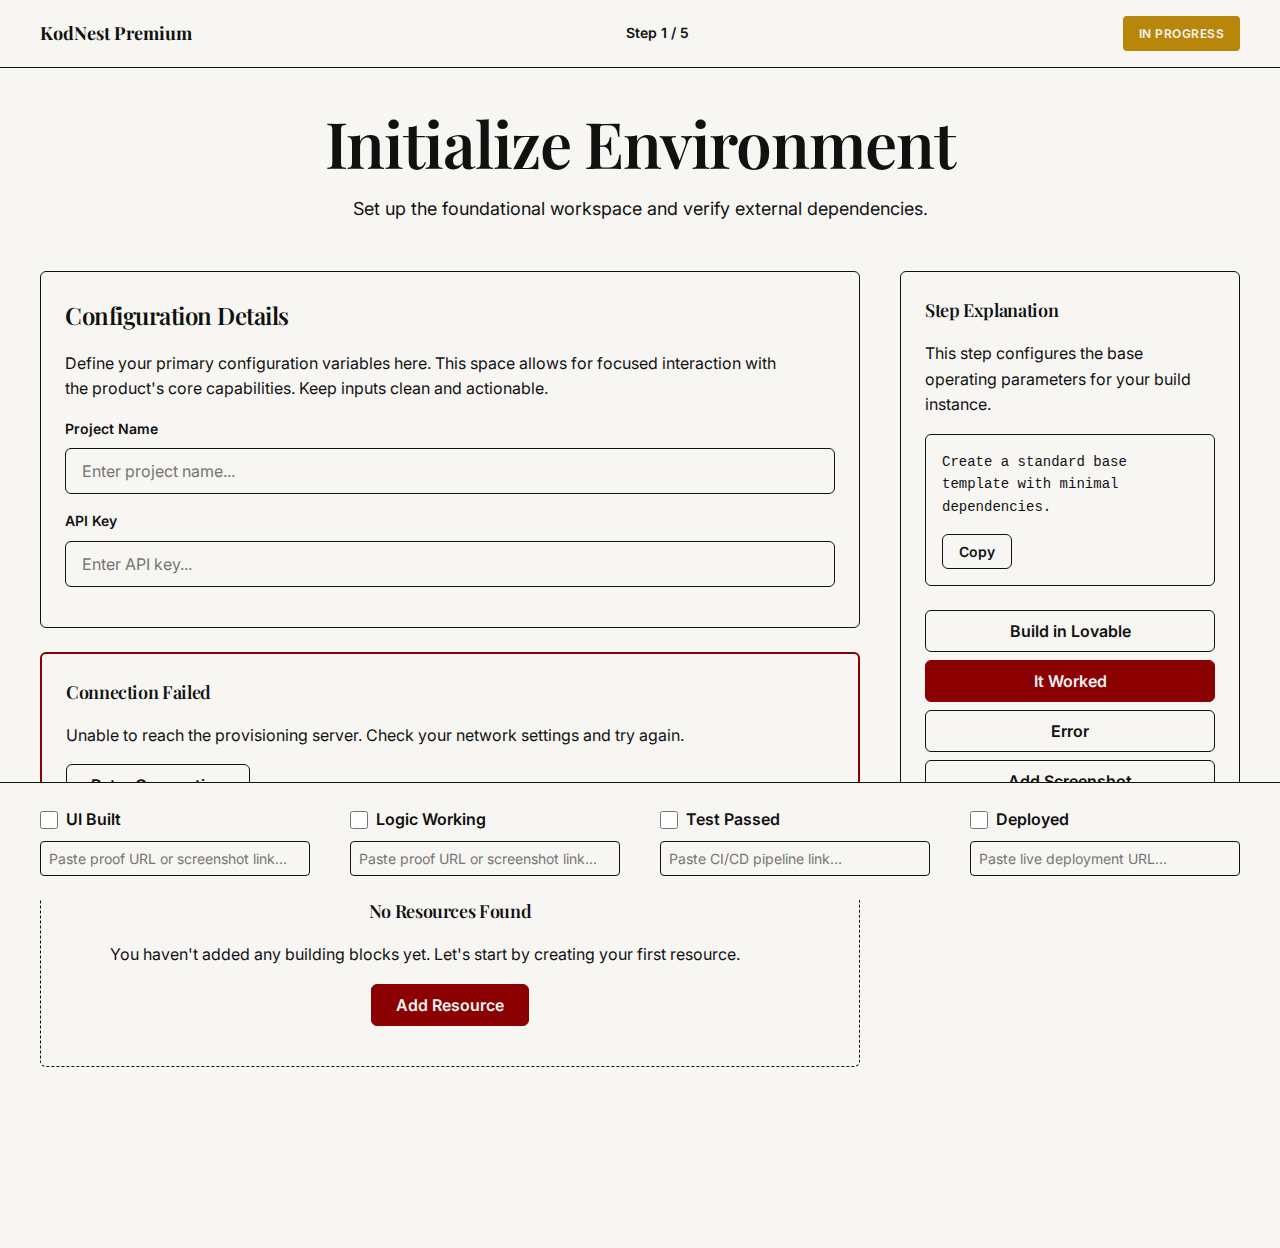
<file: AKASH PATIL/kodnest-build-system/index.html>
<!DOCTYPE html>
<html lang="en">

<head>
    <meta charset="UTF-8">
    <meta name="viewport" content="width=device-width, initial-scale=1.0">
    <title>KodNest Premium Build System</title>
    <link rel="stylesheet" href="index.css">
    <!-- Google Fonts -->
    <link rel="preconnect" href="https://fonts.googleapis.com">
    <link rel="preconnect" href="https://fonts.gstatic.com" crossorigin>
    <link
        href="https://fonts.googleapis.com/css2?family=Inter:wght@400;500;600&family=Playfair+Display:wght@600;700&display=swap"
        rel="stylesheet">
</head>

<body>
    <div class="app-container">
        <!-- Top Bar -->
        <header class="top-bar">
            <div class="project-name">KodNest Premium</div>
            <div class="progress-indicator">Step 1 / 5</div>
            <div class="status-badge status-in-progress">In Progress</div>
        </header>

        <!-- Context Header -->
        <section class="context-header">
            <h1>Initialize Environment</h1>
            <p class="subtext">Set up the foundational workspace and verify external dependencies.</p>
        </section>

        <!-- Main Content Area -->
        <main class="main-content">
            <!-- Primary Workspace -->
            <div class="primary-workspace">
                <div class="card">
                    <h2>Configuration Details</h2>
                    <p class="text-block">Define your primary configuration variables here. This space allows for
                        focused interaction with the product's core capabilities. Keep inputs clean and actionable.</p>

                    <div class="form-group">
                        <label for="project-name">Project Name</label>
                        <input type="text" id="project-name" placeholder="Enter project name..." class="input-field">
                    </div>
                    <div class="form-group">
                        <label for="api-key">API Key</label>
                        <input type="password" id="api-key" placeholder="Enter API key..." class="input-field">
                    </div>
                </div>

                <div class="card error-state">
                    <h3>Connection Failed</h3>
                    <p>Unable to reach the provisioning server. Check your network settings and try again.</p>
                    <button class="button button-secondary">Retry Connection</button>
                </div>

                <div class="card empty-state">
                    <h3>No Resources Found</h3>
                    <p>You haven't added any building blocks yet. Let's start by creating your first resource.</p>
                    <button class="button button-primary">Add Resource</button>
                </div>
            </div>

            <!-- Secondary Panel -->
            <aside class="secondary-panel">
                <div class="panel-card">
                    <h3>Step Explanation</h3>
                    <p>This step configures the base operating parameters for your build instance.</p>

                    <div class="prompt-box">
                        <div class="prompt-text">Create a standard base template with minimal dependencies.</div>
                        <button class="button button-secondary button-small">Copy</button>
                    </div>

                    <div class="action-stack">
                        <button class="button button-secondary">Build in Lovable</button>
                        <button class="button button-primary">It Worked</button>
                        <button class="button button-secondary">Error</button>
                        <button class="button button-secondary">Add Screenshot</button>
                    </div>
                </div>
            </aside>
        </main>

        <!-- Proof Footer -->
        <footer class="proof-footer">
            <div class="proof-checklist">
                <div class="proof-item">
                    <label class="checkbox-container">
                        <input type="checkbox"> UI Built
                    </label>
                    <input type="text" class="proof-input" placeholder="Paste proof URL or screenshot link...">
                </div>
                <div class="proof-item">
                    <label class="checkbox-container">
                        <input type="checkbox"> Logic Working
                    </label>
                    <input type="text" class="proof-input" placeholder="Paste proof URL or screenshot link...">
                </div>
                <div class="proof-item">
                    <label class="checkbox-container">
                        <input type="checkbox"> Test Passed
                    </label>
                    <input type="text" class="proof-input" placeholder="Paste CI/CD pipeline link...">
                </div>
                <div class="proof-item">
                    <label class="checkbox-container">
                        <input type="checkbox"> Deployed
                    </label>
                    <input type="text" class="proof-input" placeholder="Paste live deployment URL...">
                </div>
            </div>
        </footer>
    </div>
</body>

</html>
</file>
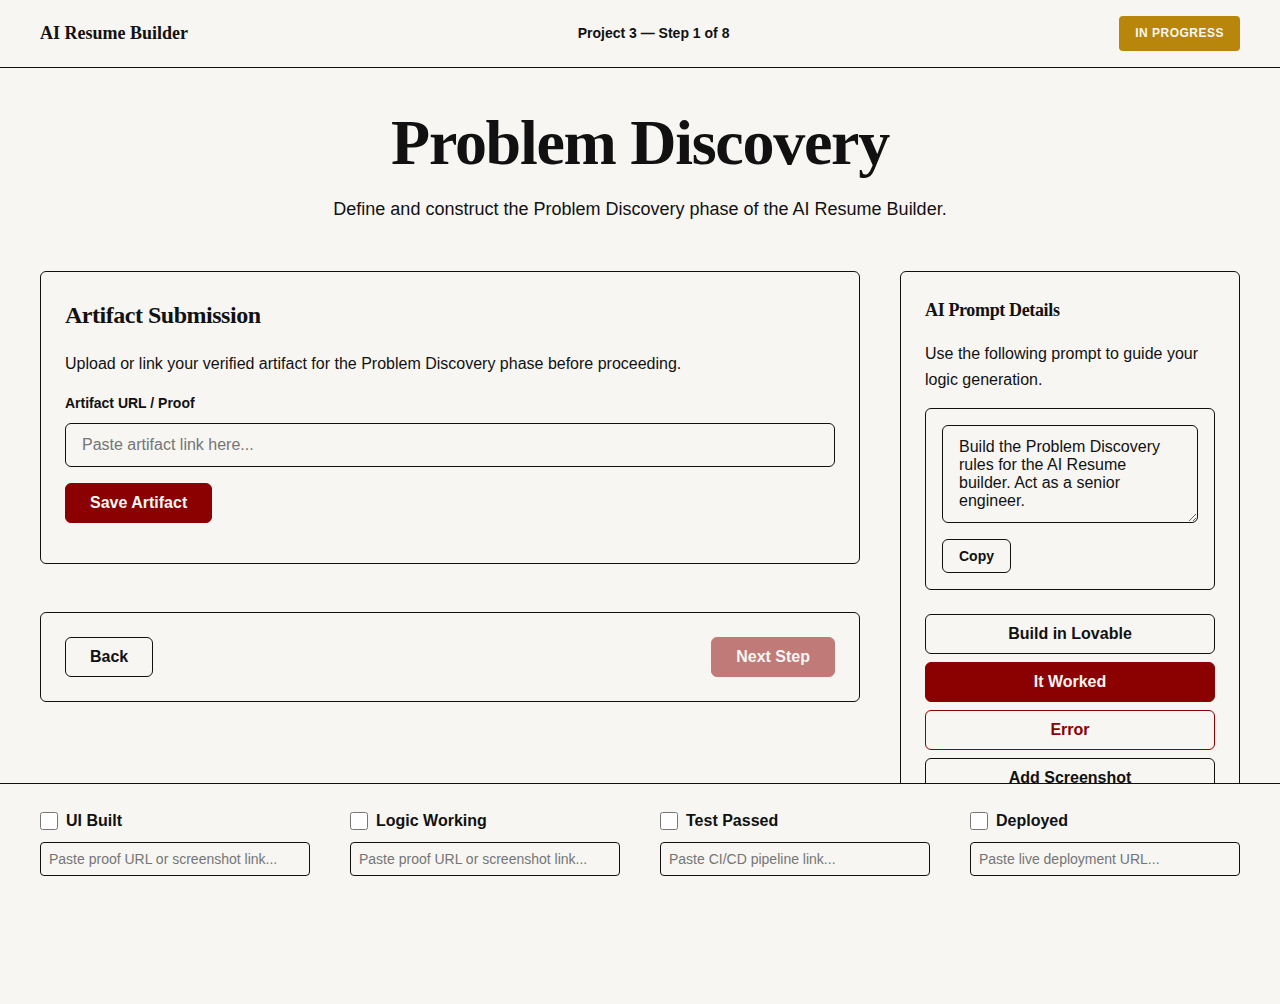
<file: AKASH PATIL/kodnest-build-system/rb/01-problem/index.html>
<!DOCTYPE html>
<html lang="en">
<head>
    <meta charset="UTF-8">
    <meta name="viewport" content="width=device-width, initial-scale=1.0">
    <title>AI Resume Builder - Problem Discovery</title>
    <link rel="stylesheet" href="../../index.css">
    <style>
        .disabled-btn {
            opacity: 0.5;
            cursor: not-allowed !important;
        }
        .proof-data-item {
            margin-bottom: 8px;
            font-size: 14px;
        }
        .proof-status-dot {
            display: inline-block;
            width: 10px; height: 10px;
            border-radius: 50%;
            margin-right: 8px;
        }
        .status-done { background-color: var(--success-color); }
        .status-pending { background-color: var(--warning-color); }
    </style>
    <script>
        const CURRENT_STEP = 1;
        const IS_PROOF = false;
    </script>
</head>
<body>
    <div class="app-container">
        <!-- Top Bar -->
        <header class="top-bar">
            <div class="project-name">AI Resume Builder</div>
            <div class="progress-indicator">Project 3 — Step 1 of 8</div>
            <div class="status-badge status-in-progress">In Progress</div>
        </header>

        
        <!-- Context Header -->
        <section class="context-header">
            <h1>Problem Discovery</h1>
            <p class="subtext">Define and construct the Problem Discovery phase of the AI Resume Builder.</p>
        </section>

        <!-- Main Content Area -->
        <main class="main-content">
            <!-- Primary Workspace -->
            <div class="primary-workspace">
                <div class="card">
                    <h2>Artifact Submission</h2>
                    <p class="text-block">Upload or link your verified artifact for the Problem Discovery phase before proceeding.</p>
                    
                    <div class="form-group">
                        <label for="artifact-input">Artifact URL / Proof</label>
                        <input type="text" id="artifact-input" placeholder="Paste artifact link here..." class="input-field">
                    </div>
                     <div class="form-group">
                        <button class="button button-primary" id="save-artifact-btn">Save Artifact</button>
                    </div>
                </div>

                <div class="card" style="margin-top: 24px; display: flex; justify-content: space-between;">
                    <button class="button button-secondary" onclick="window.location.href='#'" disabled>Back</button>
                    <button class="button button-primary disabled-btn" id="next-step-btn" data-next="../02-market/" disabled>Next Step</button>
                </div>
            </div>

            <!-- Secondary Panel -->
            <aside class="secondary-panel">
                <div class="panel-card">
                    <h3>AI Prompt Details</h3>
                    <p>Use the following prompt to guide your logic generation.</p>
                    
                    <div class="prompt-box">
                        <textarea class="input-field" rows="4" readonly>Build the Problem Discovery rules for the AI Resume builder. Act as a senior engineer.</textarea>
                        <button class="button button-secondary button-small" onclick="navigator.clipboard.writeText('Build the Problem Discovery rules for the AI Resume builder. Act as a senior engineer.')">Copy</button>
                    </div>

                    <div class="action-stack">
                        <button class="button button-secondary">Build in Lovable</button>
                        <button class="button button-primary">It Worked</button>
                        <button class="button button-secondary" style="border-color: var(--accent-color); color: var(--accent-color);">Error</button>
                        <button class="button button-secondary">Add Screenshot</button>
                    </div>
                </div>
            </aside>
        </main>
        
        <!-- Standard Proof Footer -->
        <footer class="proof-footer">
            <div class="proof-checklist">
                <div class="proof-item">
                    <label class="checkbox-container">
                        <input type="checkbox"> UI Built
                    </label>
                    <input type="text" class="proof-input" placeholder="Paste proof URL or screenshot link...">
                </div>
                <div class="proof-item">
                    <label class="checkbox-container">
                        <input type="checkbox"> Logic Working
                    </label>
                    <input type="text" class="proof-input" placeholder="Paste proof URL or screenshot link...">
                </div>
                <div class="proof-item">
                    <label class="checkbox-container">
                        <input type="checkbox"> Test Passed
                    </label>
                    <input type="text" class="proof-input" placeholder="Paste CI/CD pipeline link...">
                </div>
                <div class="proof-item">
                    <label class="checkbox-container">
                        <input type="checkbox"> Deployed
                    </label>
                    <input type="text" class="proof-input" placeholder="Paste live deployment URL...">
                </div>
            </div>
        </footer>
    

    </div>
    <script src="../app.js"></script>
</body>
</html>
</file>
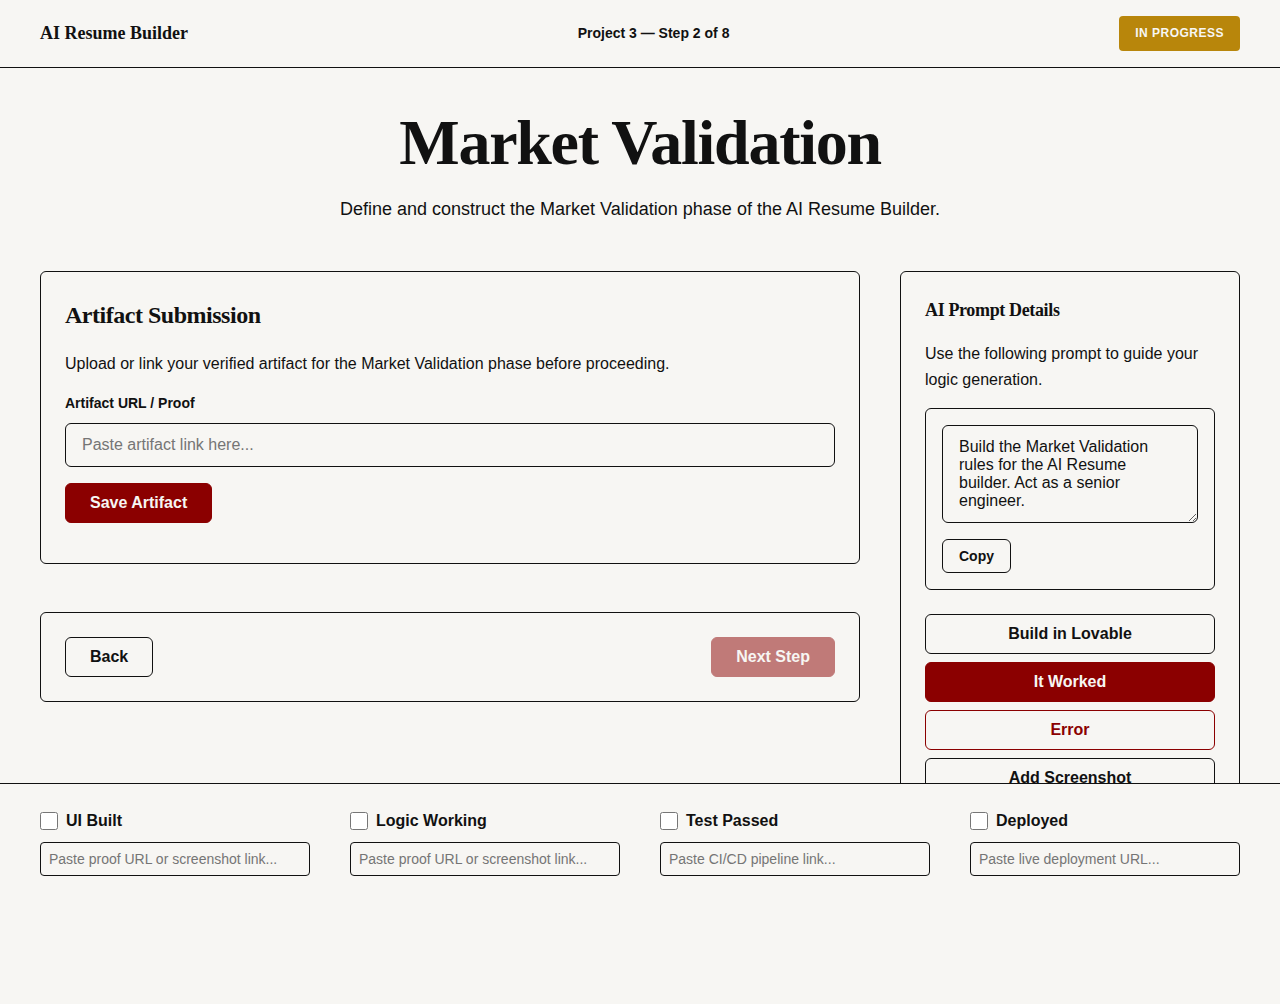
<file: AKASH PATIL/kodnest-build-system/rb/02-market/index.html>
<!DOCTYPE html>
<html lang="en">
<head>
    <meta charset="UTF-8">
    <meta name="viewport" content="width=device-width, initial-scale=1.0">
    <title>AI Resume Builder - Market Validation</title>
    <link rel="stylesheet" href="../../index.css">
    <style>
        .disabled-btn {
            opacity: 0.5;
            cursor: not-allowed !important;
        }
        .proof-data-item {
            margin-bottom: 8px;
            font-size: 14px;
        }
        .proof-status-dot {
            display: inline-block;
            width: 10px; height: 10px;
            border-radius: 50%;
            margin-right: 8px;
        }
        .status-done { background-color: var(--success-color); }
        .status-pending { background-color: var(--warning-color); }
    </style>
    <script>
        const CURRENT_STEP = 2;
        const IS_PROOF = false;
    </script>
</head>
<body>
    <div class="app-container">
        <!-- Top Bar -->
        <header class="top-bar">
            <div class="project-name">AI Resume Builder</div>
            <div class="progress-indicator">Project 3 — Step 2 of 8</div>
            <div class="status-badge status-in-progress">In Progress</div>
        </header>

        
        <!-- Context Header -->
        <section class="context-header">
            <h1>Market Validation</h1>
            <p class="subtext">Define and construct the Market Validation phase of the AI Resume Builder.</p>
        </section>

        <!-- Main Content Area -->
        <main class="main-content">
            <!-- Primary Workspace -->
            <div class="primary-workspace">
                <div class="card">
                    <h2>Artifact Submission</h2>
                    <p class="text-block">Upload or link your verified artifact for the Market Validation phase before proceeding.</p>
                    
                    <div class="form-group">
                        <label for="artifact-input">Artifact URL / Proof</label>
                        <input type="text" id="artifact-input" placeholder="Paste artifact link here..." class="input-field">
                    </div>
                     <div class="form-group">
                        <button class="button button-primary" id="save-artifact-btn">Save Artifact</button>
                    </div>
                </div>

                <div class="card" style="margin-top: 24px; display: flex; justify-content: space-between;">
                    <button class="button button-secondary" onclick="window.location.href='../01-problem/'" >Back</button>
                    <button class="button button-primary disabled-btn" id="next-step-btn" data-next="../03-architecture/" disabled>Next Step</button>
                </div>
            </div>

            <!-- Secondary Panel -->
            <aside class="secondary-panel">
                <div class="panel-card">
                    <h3>AI Prompt Details</h3>
                    <p>Use the following prompt to guide your logic generation.</p>
                    
                    <div class="prompt-box">
                        <textarea class="input-field" rows="4" readonly>Build the Market Validation rules for the AI Resume builder. Act as a senior engineer.</textarea>
                        <button class="button button-secondary button-small" onclick="navigator.clipboard.writeText('Build the Market Validation rules for the AI Resume builder. Act as a senior engineer.')">Copy</button>
                    </div>

                    <div class="action-stack">
                        <button class="button button-secondary">Build in Lovable</button>
                        <button class="button button-primary">It Worked</button>
                        <button class="button button-secondary" style="border-color: var(--accent-color); color: var(--accent-color);">Error</button>
                        <button class="button button-secondary">Add Screenshot</button>
                    </div>
                </div>
            </aside>
        </main>
        
        <!-- Standard Proof Footer -->
        <footer class="proof-footer">
            <div class="proof-checklist">
                <div class="proof-item">
                    <label class="checkbox-container">
                        <input type="checkbox"> UI Built
                    </label>
                    <input type="text" class="proof-input" placeholder="Paste proof URL or screenshot link...">
                </div>
                <div class="proof-item">
                    <label class="checkbox-container">
                        <input type="checkbox"> Logic Working
                    </label>
                    <input type="text" class="proof-input" placeholder="Paste proof URL or screenshot link...">
                </div>
                <div class="proof-item">
                    <label class="checkbox-container">
                        <input type="checkbox"> Test Passed
                    </label>
                    <input type="text" class="proof-input" placeholder="Paste CI/CD pipeline link...">
                </div>
                <div class="proof-item">
                    <label class="checkbox-container">
                        <input type="checkbox"> Deployed
                    </label>
                    <input type="text" class="proof-input" placeholder="Paste live deployment URL...">
                </div>
            </div>
        </footer>
    

    </div>
    <script src="../app.js"></script>
</body>
</html>
</file>
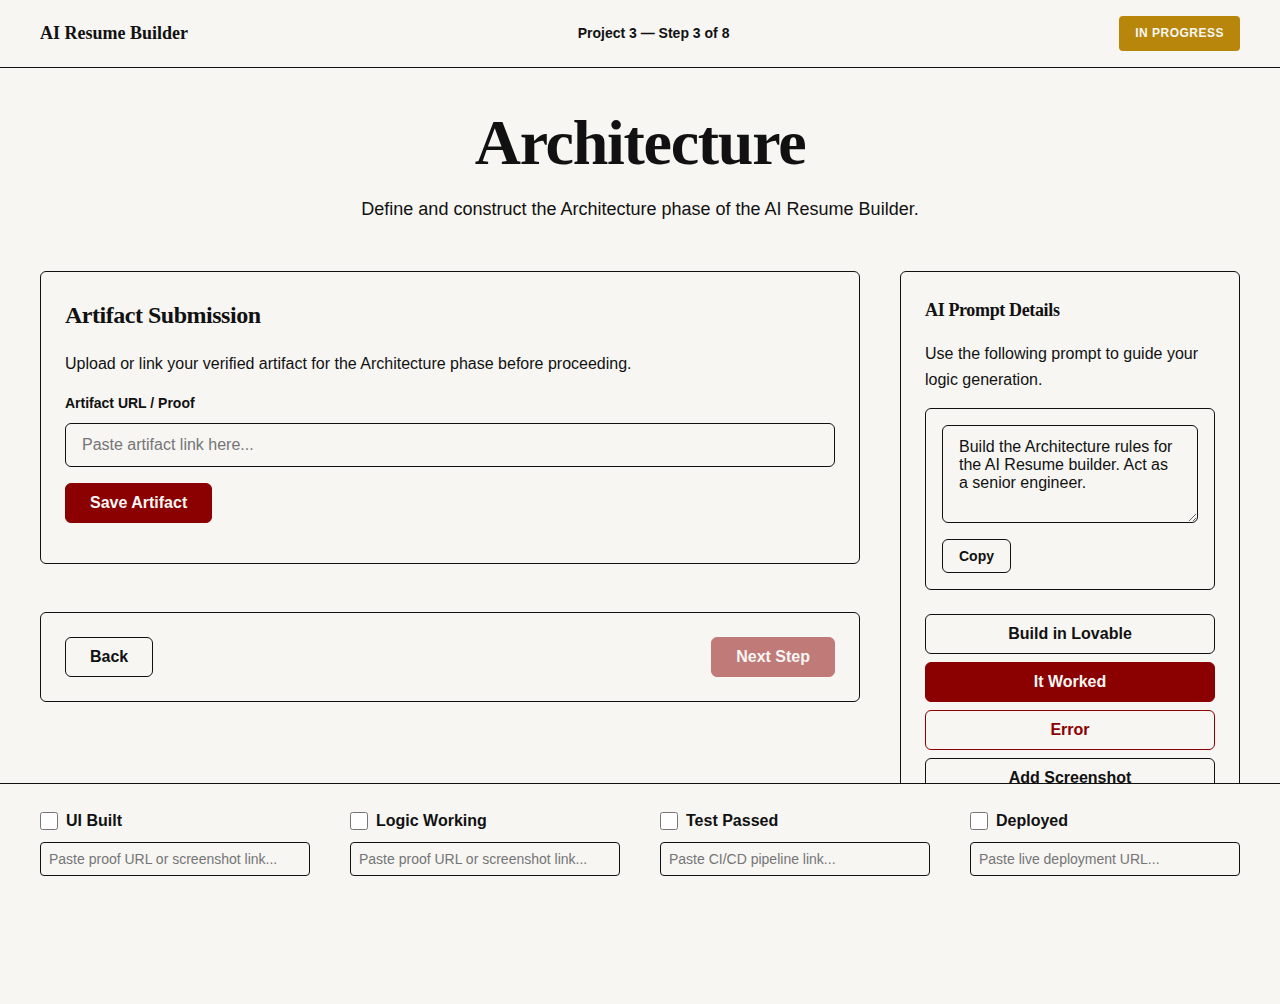
<file: AKASH PATIL/kodnest-build-system/rb/03-architecture/index.html>
<!DOCTYPE html>
<html lang="en">
<head>
    <meta charset="UTF-8">
    <meta name="viewport" content="width=device-width, initial-scale=1.0">
    <title>AI Resume Builder - Architecture</title>
    <link rel="stylesheet" href="../../index.css">
    <style>
        .disabled-btn {
            opacity: 0.5;
            cursor: not-allowed !important;
        }
        .proof-data-item {
            margin-bottom: 8px;
            font-size: 14px;
        }
        .proof-status-dot {
            display: inline-block;
            width: 10px; height: 10px;
            border-radius: 50%;
            margin-right: 8px;
        }
        .status-done { background-color: var(--success-color); }
        .status-pending { background-color: var(--warning-color); }
    </style>
    <script>
        const CURRENT_STEP = 3;
        const IS_PROOF = false;
    </script>
</head>
<body>
    <div class="app-container">
        <!-- Top Bar -->
        <header class="top-bar">
            <div class="project-name">AI Resume Builder</div>
            <div class="progress-indicator">Project 3 — Step 3 of 8</div>
            <div class="status-badge status-in-progress">In Progress</div>
        </header>

        
        <!-- Context Header -->
        <section class="context-header">
            <h1>Architecture</h1>
            <p class="subtext">Define and construct the Architecture phase of the AI Resume Builder.</p>
        </section>

        <!-- Main Content Area -->
        <main class="main-content">
            <!-- Primary Workspace -->
            <div class="primary-workspace">
                <div class="card">
                    <h2>Artifact Submission</h2>
                    <p class="text-block">Upload or link your verified artifact for the Architecture phase before proceeding.</p>
                    
                    <div class="form-group">
                        <label for="artifact-input">Artifact URL / Proof</label>
                        <input type="text" id="artifact-input" placeholder="Paste artifact link here..." class="input-field">
                    </div>
                     <div class="form-group">
                        <button class="button button-primary" id="save-artifact-btn">Save Artifact</button>
                    </div>
                </div>

                <div class="card" style="margin-top: 24px; display: flex; justify-content: space-between;">
                    <button class="button button-secondary" onclick="window.location.href='../02-market/'" >Back</button>
                    <button class="button button-primary disabled-btn" id="next-step-btn" data-next="../04-hld/" disabled>Next Step</button>
                </div>
            </div>

            <!-- Secondary Panel -->
            <aside class="secondary-panel">
                <div class="panel-card">
                    <h3>AI Prompt Details</h3>
                    <p>Use the following prompt to guide your logic generation.</p>
                    
                    <div class="prompt-box">
                        <textarea class="input-field" rows="4" readonly>Build the Architecture rules for the AI Resume builder. Act as a senior engineer.</textarea>
                        <button class="button button-secondary button-small" onclick="navigator.clipboard.writeText('Build the Architecture rules for the AI Resume builder. Act as a senior engineer.')">Copy</button>
                    </div>

                    <div class="action-stack">
                        <button class="button button-secondary">Build in Lovable</button>
                        <button class="button button-primary">It Worked</button>
                        <button class="button button-secondary" style="border-color: var(--accent-color); color: var(--accent-color);">Error</button>
                        <button class="button button-secondary">Add Screenshot</button>
                    </div>
                </div>
            </aside>
        </main>
        
        <!-- Standard Proof Footer -->
        <footer class="proof-footer">
            <div class="proof-checklist">
                <div class="proof-item">
                    <label class="checkbox-container">
                        <input type="checkbox"> UI Built
                    </label>
                    <input type="text" class="proof-input" placeholder="Paste proof URL or screenshot link...">
                </div>
                <div class="proof-item">
                    <label class="checkbox-container">
                        <input type="checkbox"> Logic Working
                    </label>
                    <input type="text" class="proof-input" placeholder="Paste proof URL or screenshot link...">
                </div>
                <div class="proof-item">
                    <label class="checkbox-container">
                        <input type="checkbox"> Test Passed
                    </label>
                    <input type="text" class="proof-input" placeholder="Paste CI/CD pipeline link...">
                </div>
                <div class="proof-item">
                    <label class="checkbox-container">
                        <input type="checkbox"> Deployed
                    </label>
                    <input type="text" class="proof-input" placeholder="Paste live deployment URL...">
                </div>
            </div>
        </footer>
    

    </div>
    <script src="../app.js"></script>
</body>
</html>
</file>
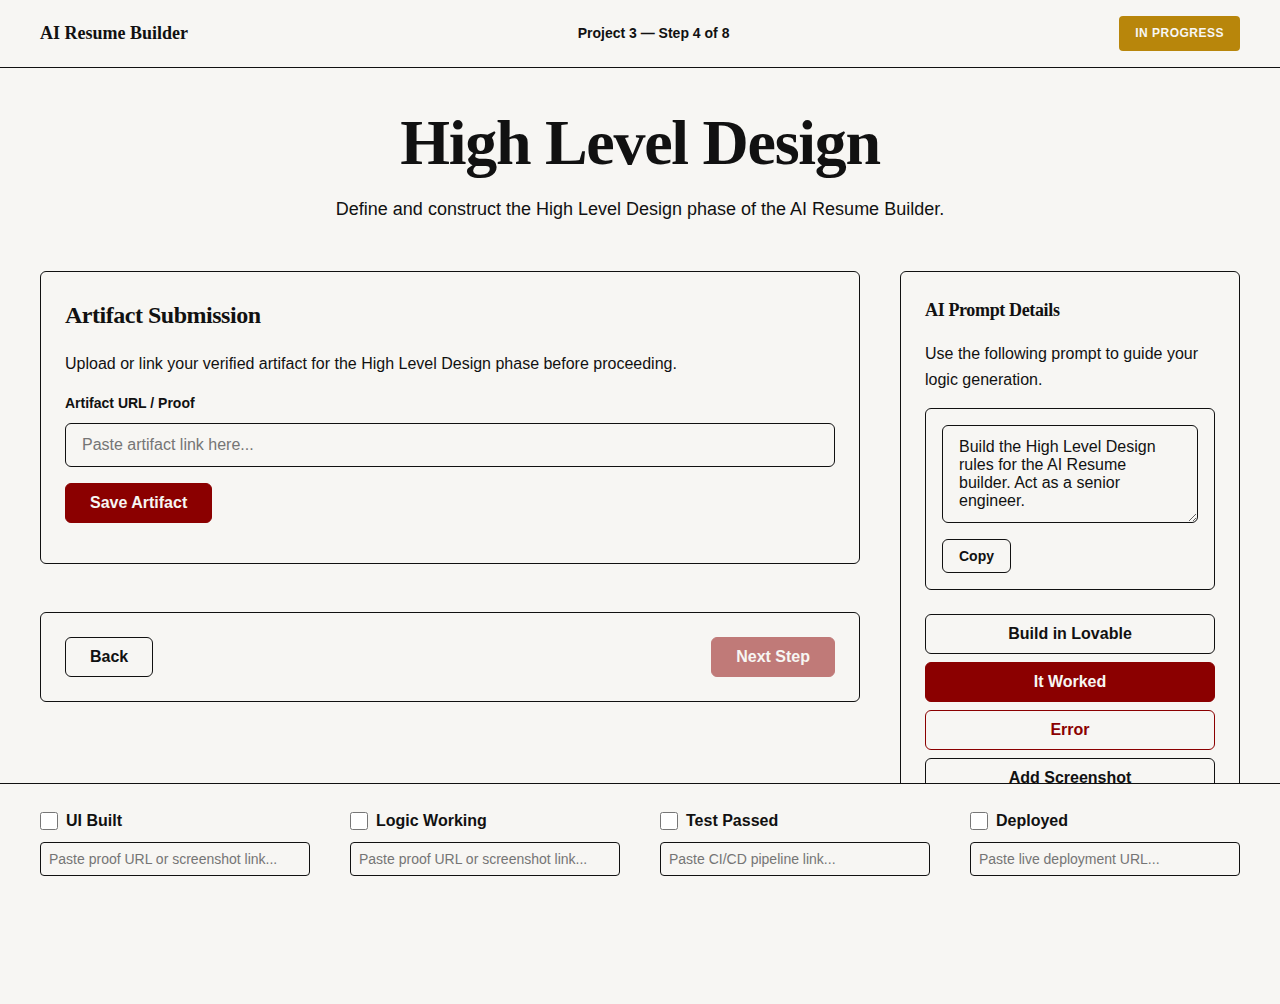
<file: AKASH PATIL/kodnest-build-system/rb/04-hld/index.html>
<!DOCTYPE html>
<html lang="en">
<head>
    <meta charset="UTF-8">
    <meta name="viewport" content="width=device-width, initial-scale=1.0">
    <title>AI Resume Builder - High Level Design</title>
    <link rel="stylesheet" href="../../index.css">
    <style>
        .disabled-btn {
            opacity: 0.5;
            cursor: not-allowed !important;
        }
        .proof-data-item {
            margin-bottom: 8px;
            font-size: 14px;
        }
        .proof-status-dot {
            display: inline-block;
            width: 10px; height: 10px;
            border-radius: 50%;
            margin-right: 8px;
        }
        .status-done { background-color: var(--success-color); }
        .status-pending { background-color: var(--warning-color); }
    </style>
    <script>
        const CURRENT_STEP = 4;
        const IS_PROOF = false;
    </script>
</head>
<body>
    <div class="app-container">
        <!-- Top Bar -->
        <header class="top-bar">
            <div class="project-name">AI Resume Builder</div>
            <div class="progress-indicator">Project 3 — Step 4 of 8</div>
            <div class="status-badge status-in-progress">In Progress</div>
        </header>

        
        <!-- Context Header -->
        <section class="context-header">
            <h1>High Level Design</h1>
            <p class="subtext">Define and construct the High Level Design phase of the AI Resume Builder.</p>
        </section>

        <!-- Main Content Area -->
        <main class="main-content">
            <!-- Primary Workspace -->
            <div class="primary-workspace">
                <div class="card">
                    <h2>Artifact Submission</h2>
                    <p class="text-block">Upload or link your verified artifact for the High Level Design phase before proceeding.</p>
                    
                    <div class="form-group">
                        <label for="artifact-input">Artifact URL / Proof</label>
                        <input type="text" id="artifact-input" placeholder="Paste artifact link here..." class="input-field">
                    </div>
                     <div class="form-group">
                        <button class="button button-primary" id="save-artifact-btn">Save Artifact</button>
                    </div>
                </div>

                <div class="card" style="margin-top: 24px; display: flex; justify-content: space-between;">
                    <button class="button button-secondary" onclick="window.location.href='../03-architecture/'" >Back</button>
                    <button class="button button-primary disabled-btn" id="next-step-btn" data-next="../05-lld/" disabled>Next Step</button>
                </div>
            </div>

            <!-- Secondary Panel -->
            <aside class="secondary-panel">
                <div class="panel-card">
                    <h3>AI Prompt Details</h3>
                    <p>Use the following prompt to guide your logic generation.</p>
                    
                    <div class="prompt-box">
                        <textarea class="input-field" rows="4" readonly>Build the High Level Design rules for the AI Resume builder. Act as a senior engineer.</textarea>
                        <button class="button button-secondary button-small" onclick="navigator.clipboard.writeText('Build the High Level Design rules for the AI Resume builder. Act as a senior engineer.')">Copy</button>
                    </div>

                    <div class="action-stack">
                        <button class="button button-secondary">Build in Lovable</button>
                        <button class="button button-primary">It Worked</button>
                        <button class="button button-secondary" style="border-color: var(--accent-color); color: var(--accent-color);">Error</button>
                        <button class="button button-secondary">Add Screenshot</button>
                    </div>
                </div>
            </aside>
        </main>
        
        <!-- Standard Proof Footer -->
        <footer class="proof-footer">
            <div class="proof-checklist">
                <div class="proof-item">
                    <label class="checkbox-container">
                        <input type="checkbox"> UI Built
                    </label>
                    <input type="text" class="proof-input" placeholder="Paste proof URL or screenshot link...">
                </div>
                <div class="proof-item">
                    <label class="checkbox-container">
                        <input type="checkbox"> Logic Working
                    </label>
                    <input type="text" class="proof-input" placeholder="Paste proof URL or screenshot link...">
                </div>
                <div class="proof-item">
                    <label class="checkbox-container">
                        <input type="checkbox"> Test Passed
                    </label>
                    <input type="text" class="proof-input" placeholder="Paste CI/CD pipeline link...">
                </div>
                <div class="proof-item">
                    <label class="checkbox-container">
                        <input type="checkbox"> Deployed
                    </label>
                    <input type="text" class="proof-input" placeholder="Paste live deployment URL...">
                </div>
            </div>
        </footer>
    

    </div>
    <script src="../app.js"></script>
</body>
</html>
</file>
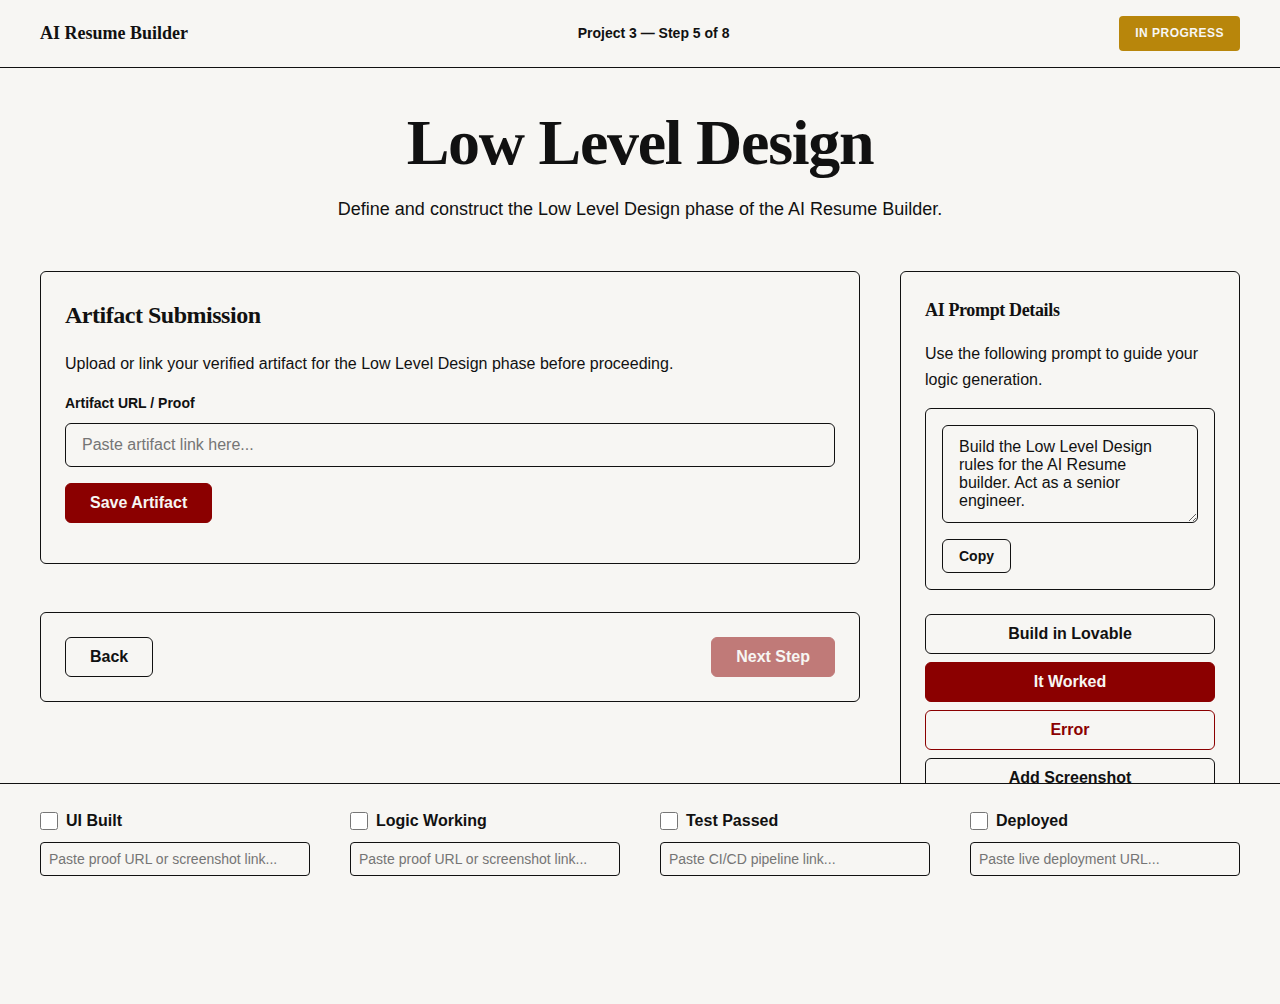
<file: AKASH PATIL/kodnest-build-system/rb/05-lld/index.html>
<!DOCTYPE html>
<html lang="en">
<head>
    <meta charset="UTF-8">
    <meta name="viewport" content="width=device-width, initial-scale=1.0">
    <title>AI Resume Builder - Low Level Design</title>
    <link rel="stylesheet" href="../../index.css">
    <style>
        .disabled-btn {
            opacity: 0.5;
            cursor: not-allowed !important;
        }
        .proof-data-item {
            margin-bottom: 8px;
            font-size: 14px;
        }
        .proof-status-dot {
            display: inline-block;
            width: 10px; height: 10px;
            border-radius: 50%;
            margin-right: 8px;
        }
        .status-done { background-color: var(--success-color); }
        .status-pending { background-color: var(--warning-color); }
    </style>
    <script>
        const CURRENT_STEP = 5;
        const IS_PROOF = false;
    </script>
</head>
<body>
    <div class="app-container">
        <!-- Top Bar -->
        <header class="top-bar">
            <div class="project-name">AI Resume Builder</div>
            <div class="progress-indicator">Project 3 — Step 5 of 8</div>
            <div class="status-badge status-in-progress">In Progress</div>
        </header>

        
        <!-- Context Header -->
        <section class="context-header">
            <h1>Low Level Design</h1>
            <p class="subtext">Define and construct the Low Level Design phase of the AI Resume Builder.</p>
        </section>

        <!-- Main Content Area -->
        <main class="main-content">
            <!-- Primary Workspace -->
            <div class="primary-workspace">
                <div class="card">
                    <h2>Artifact Submission</h2>
                    <p class="text-block">Upload or link your verified artifact for the Low Level Design phase before proceeding.</p>
                    
                    <div class="form-group">
                        <label for="artifact-input">Artifact URL / Proof</label>
                        <input type="text" id="artifact-input" placeholder="Paste artifact link here..." class="input-field">
                    </div>
                     <div class="form-group">
                        <button class="button button-primary" id="save-artifact-btn">Save Artifact</button>
                    </div>
                </div>

                <div class="card" style="margin-top: 24px; display: flex; justify-content: space-between;">
                    <button class="button button-secondary" onclick="window.location.href='../04-hld/'" >Back</button>
                    <button class="button button-primary disabled-btn" id="next-step-btn" data-next="../06-build/" disabled>Next Step</button>
                </div>
            </div>

            <!-- Secondary Panel -->
            <aside class="secondary-panel">
                <div class="panel-card">
                    <h3>AI Prompt Details</h3>
                    <p>Use the following prompt to guide your logic generation.</p>
                    
                    <div class="prompt-box">
                        <textarea class="input-field" rows="4" readonly>Build the Low Level Design rules for the AI Resume builder. Act as a senior engineer.</textarea>
                        <button class="button button-secondary button-small" onclick="navigator.clipboard.writeText('Build the Low Level Design rules for the AI Resume builder. Act as a senior engineer.')">Copy</button>
                    </div>

                    <div class="action-stack">
                        <button class="button button-secondary">Build in Lovable</button>
                        <button class="button button-primary">It Worked</button>
                        <button class="button button-secondary" style="border-color: var(--accent-color); color: var(--accent-color);">Error</button>
                        <button class="button button-secondary">Add Screenshot</button>
                    </div>
                </div>
            </aside>
        </main>
        
        <!-- Standard Proof Footer -->
        <footer class="proof-footer">
            <div class="proof-checklist">
                <div class="proof-item">
                    <label class="checkbox-container">
                        <input type="checkbox"> UI Built
                    </label>
                    <input type="text" class="proof-input" placeholder="Paste proof URL or screenshot link...">
                </div>
                <div class="proof-item">
                    <label class="checkbox-container">
                        <input type="checkbox"> Logic Working
                    </label>
                    <input type="text" class="proof-input" placeholder="Paste proof URL or screenshot link...">
                </div>
                <div class="proof-item">
                    <label class="checkbox-container">
                        <input type="checkbox"> Test Passed
                    </label>
                    <input type="text" class="proof-input" placeholder="Paste CI/CD pipeline link...">
                </div>
                <div class="proof-item">
                    <label class="checkbox-container">
                        <input type="checkbox"> Deployed
                    </label>
                    <input type="text" class="proof-input" placeholder="Paste live deployment URL...">
                </div>
            </div>
        </footer>
    

    </div>
    <script src="../app.js"></script>
</body>
</html>
</file>
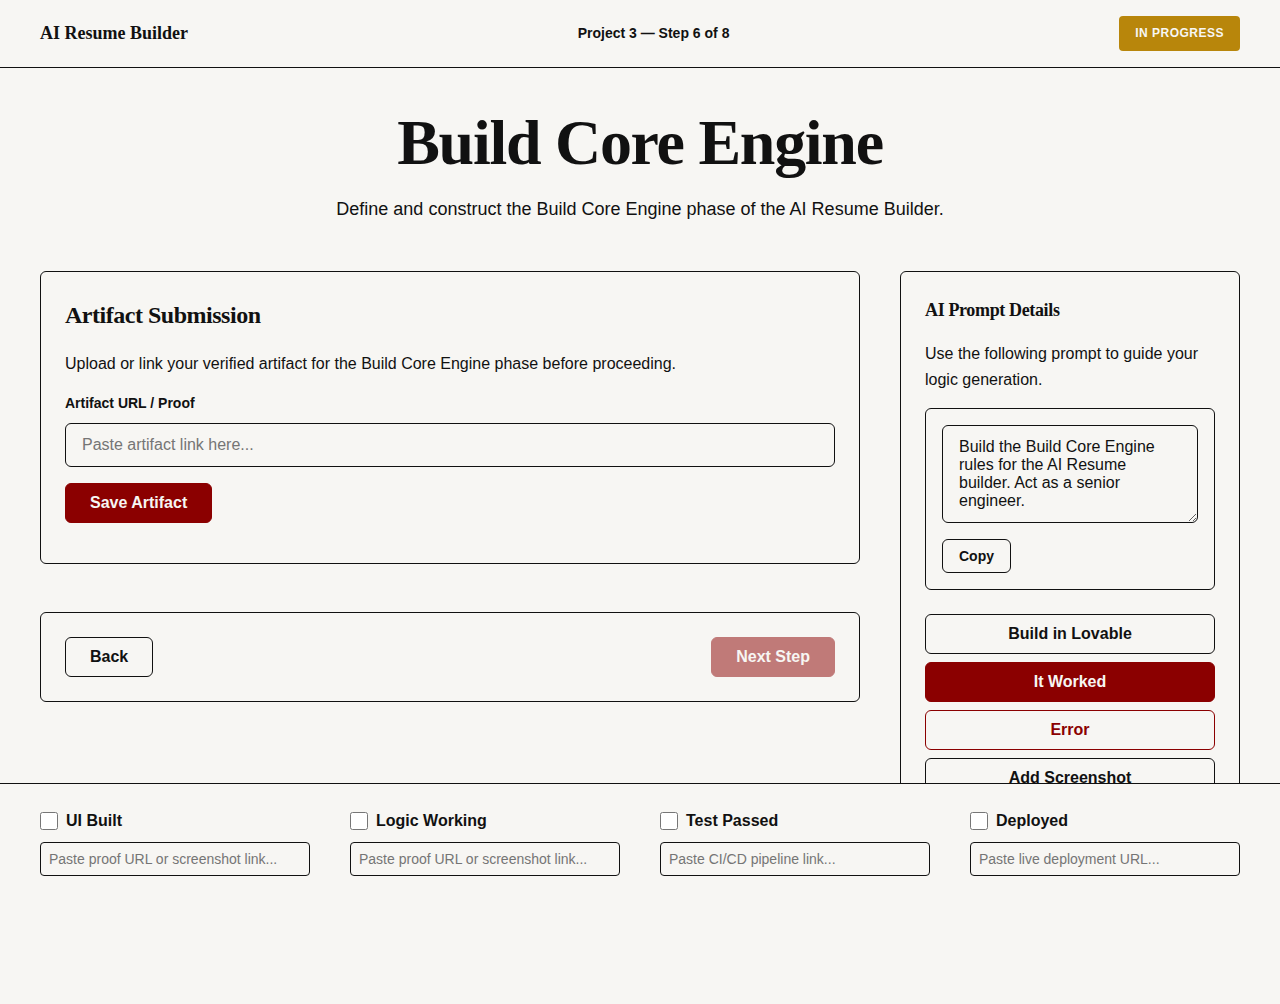
<file: AKASH PATIL/kodnest-build-system/rb/06-build/index.html>
<!DOCTYPE html>
<html lang="en">
<head>
    <meta charset="UTF-8">
    <meta name="viewport" content="width=device-width, initial-scale=1.0">
    <title>AI Resume Builder - Build Core Engine</title>
    <link rel="stylesheet" href="../../index.css">
    <style>
        .disabled-btn {
            opacity: 0.5;
            cursor: not-allowed !important;
        }
        .proof-data-item {
            margin-bottom: 8px;
            font-size: 14px;
        }
        .proof-status-dot {
            display: inline-block;
            width: 10px; height: 10px;
            border-radius: 50%;
            margin-right: 8px;
        }
        .status-done { background-color: var(--success-color); }
        .status-pending { background-color: var(--warning-color); }
    </style>
    <script>
        const CURRENT_STEP = 6;
        const IS_PROOF = false;
    </script>
</head>
<body>
    <div class="app-container">
        <!-- Top Bar -->
        <header class="top-bar">
            <div class="project-name">AI Resume Builder</div>
            <div class="progress-indicator">Project 3 — Step 6 of 8</div>
            <div class="status-badge status-in-progress">In Progress</div>
        </header>

        
        <!-- Context Header -->
        <section class="context-header">
            <h1>Build Core Engine</h1>
            <p class="subtext">Define and construct the Build Core Engine phase of the AI Resume Builder.</p>
        </section>

        <!-- Main Content Area -->
        <main class="main-content">
            <!-- Primary Workspace -->
            <div class="primary-workspace">
                <div class="card">
                    <h2>Artifact Submission</h2>
                    <p class="text-block">Upload or link your verified artifact for the Build Core Engine phase before proceeding.</p>
                    
                    <div class="form-group">
                        <label for="artifact-input">Artifact URL / Proof</label>
                        <input type="text" id="artifact-input" placeholder="Paste artifact link here..." class="input-field">
                    </div>
                     <div class="form-group">
                        <button class="button button-primary" id="save-artifact-btn">Save Artifact</button>
                    </div>
                </div>

                <div class="card" style="margin-top: 24px; display: flex; justify-content: space-between;">
                    <button class="button button-secondary" onclick="window.location.href='../05-lld/'" >Back</button>
                    <button class="button button-primary disabled-btn" id="next-step-btn" data-next="../07-test/" disabled>Next Step</button>
                </div>
            </div>

            <!-- Secondary Panel -->
            <aside class="secondary-panel">
                <div class="panel-card">
                    <h3>AI Prompt Details</h3>
                    <p>Use the following prompt to guide your logic generation.</p>
                    
                    <div class="prompt-box">
                        <textarea class="input-field" rows="4" readonly>Build the Build Core Engine rules for the AI Resume builder. Act as a senior engineer.</textarea>
                        <button class="button button-secondary button-small" onclick="navigator.clipboard.writeText('Build the Build Core Engine rules for the AI Resume builder. Act as a senior engineer.')">Copy</button>
                    </div>

                    <div class="action-stack">
                        <button class="button button-secondary">Build in Lovable</button>
                        <button class="button button-primary">It Worked</button>
                        <button class="button button-secondary" style="border-color: var(--accent-color); color: var(--accent-color);">Error</button>
                        <button class="button button-secondary">Add Screenshot</button>
                    </div>
                </div>
            </aside>
        </main>
        
        <!-- Standard Proof Footer -->
        <footer class="proof-footer">
            <div class="proof-checklist">
                <div class="proof-item">
                    <label class="checkbox-container">
                        <input type="checkbox"> UI Built
                    </label>
                    <input type="text" class="proof-input" placeholder="Paste proof URL or screenshot link...">
                </div>
                <div class="proof-item">
                    <label class="checkbox-container">
                        <input type="checkbox"> Logic Working
                    </label>
                    <input type="text" class="proof-input" placeholder="Paste proof URL or screenshot link...">
                </div>
                <div class="proof-item">
                    <label class="checkbox-container">
                        <input type="checkbox"> Test Passed
                    </label>
                    <input type="text" class="proof-input" placeholder="Paste CI/CD pipeline link...">
                </div>
                <div class="proof-item">
                    <label class="checkbox-container">
                        <input type="checkbox"> Deployed
                    </label>
                    <input type="text" class="proof-input" placeholder="Paste live deployment URL...">
                </div>
            </div>
        </footer>
    

    </div>
    <script src="../app.js"></script>
</body>
</html>
</file>
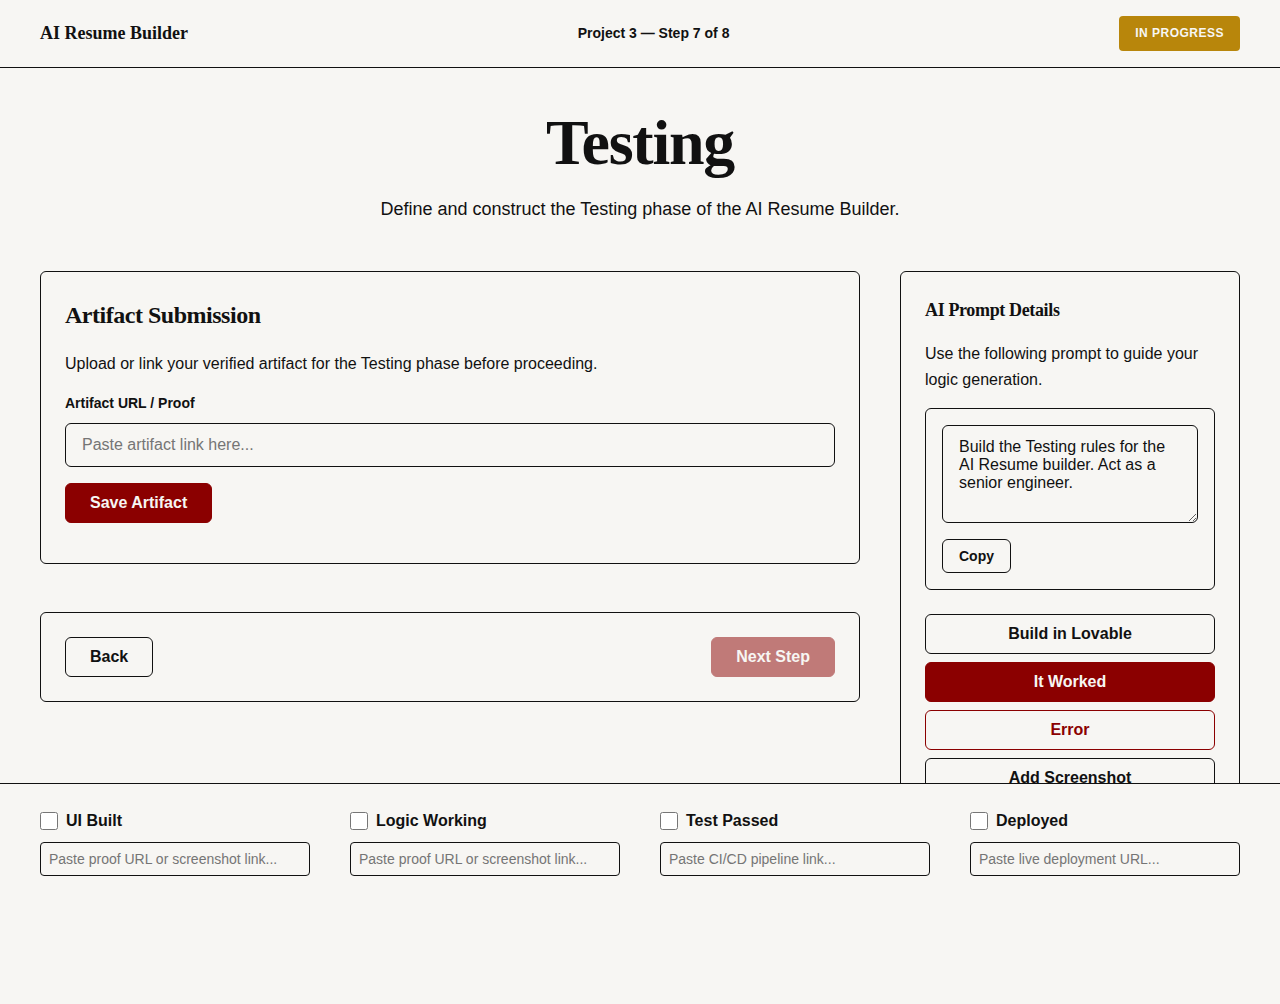
<file: AKASH PATIL/kodnest-build-system/rb/07-test/index.html>
<!DOCTYPE html>
<html lang="en">
<head>
    <meta charset="UTF-8">
    <meta name="viewport" content="width=device-width, initial-scale=1.0">
    <title>AI Resume Builder - Testing</title>
    <link rel="stylesheet" href="../../index.css">
    <style>
        .disabled-btn {
            opacity: 0.5;
            cursor: not-allowed !important;
        }
        .proof-data-item {
            margin-bottom: 8px;
            font-size: 14px;
        }
        .proof-status-dot {
            display: inline-block;
            width: 10px; height: 10px;
            border-radius: 50%;
            margin-right: 8px;
        }
        .status-done { background-color: var(--success-color); }
        .status-pending { background-color: var(--warning-color); }
    </style>
    <script>
        const CURRENT_STEP = 7;
        const IS_PROOF = false;
    </script>
</head>
<body>
    <div class="app-container">
        <!-- Top Bar -->
        <header class="top-bar">
            <div class="project-name">AI Resume Builder</div>
            <div class="progress-indicator">Project 3 — Step 7 of 8</div>
            <div class="status-badge status-in-progress">In Progress</div>
        </header>

        
        <!-- Context Header -->
        <section class="context-header">
            <h1>Testing</h1>
            <p class="subtext">Define and construct the Testing phase of the AI Resume Builder.</p>
        </section>

        <!-- Main Content Area -->
        <main class="main-content">
            <!-- Primary Workspace -->
            <div class="primary-workspace">
                <div class="card">
                    <h2>Artifact Submission</h2>
                    <p class="text-block">Upload or link your verified artifact for the Testing phase before proceeding.</p>
                    
                    <div class="form-group">
                        <label for="artifact-input">Artifact URL / Proof</label>
                        <input type="text" id="artifact-input" placeholder="Paste artifact link here..." class="input-field">
                    </div>
                     <div class="form-group">
                        <button class="button button-primary" id="save-artifact-btn">Save Artifact</button>
                    </div>
                </div>

                <div class="card" style="margin-top: 24px; display: flex; justify-content: space-between;">
                    <button class="button button-secondary" onclick="window.location.href='../06-build/'" >Back</button>
                    <button class="button button-primary disabled-btn" id="next-step-btn" data-next="../08-ship/" disabled>Next Step</button>
                </div>
            </div>

            <!-- Secondary Panel -->
            <aside class="secondary-panel">
                <div class="panel-card">
                    <h3>AI Prompt Details</h3>
                    <p>Use the following prompt to guide your logic generation.</p>
                    
                    <div class="prompt-box">
                        <textarea class="input-field" rows="4" readonly>Build the Testing rules for the AI Resume builder. Act as a senior engineer.</textarea>
                        <button class="button button-secondary button-small" onclick="navigator.clipboard.writeText('Build the Testing rules for the AI Resume builder. Act as a senior engineer.')">Copy</button>
                    </div>

                    <div class="action-stack">
                        <button class="button button-secondary">Build in Lovable</button>
                        <button class="button button-primary">It Worked</button>
                        <button class="button button-secondary" style="border-color: var(--accent-color); color: var(--accent-color);">Error</button>
                        <button class="button button-secondary">Add Screenshot</button>
                    </div>
                </div>
            </aside>
        </main>
        
        <!-- Standard Proof Footer -->
        <footer class="proof-footer">
            <div class="proof-checklist">
                <div class="proof-item">
                    <label class="checkbox-container">
                        <input type="checkbox"> UI Built
                    </label>
                    <input type="text" class="proof-input" placeholder="Paste proof URL or screenshot link...">
                </div>
                <div class="proof-item">
                    <label class="checkbox-container">
                        <input type="checkbox"> Logic Working
                    </label>
                    <input type="text" class="proof-input" placeholder="Paste proof URL or screenshot link...">
                </div>
                <div class="proof-item">
                    <label class="checkbox-container">
                        <input type="checkbox"> Test Passed
                    </label>
                    <input type="text" class="proof-input" placeholder="Paste CI/CD pipeline link...">
                </div>
                <div class="proof-item">
                    <label class="checkbox-container">
                        <input type="checkbox"> Deployed
                    </label>
                    <input type="text" class="proof-input" placeholder="Paste live deployment URL...">
                </div>
            </div>
        </footer>
    

    </div>
    <script src="../app.js"></script>
</body>
</html>
</file>
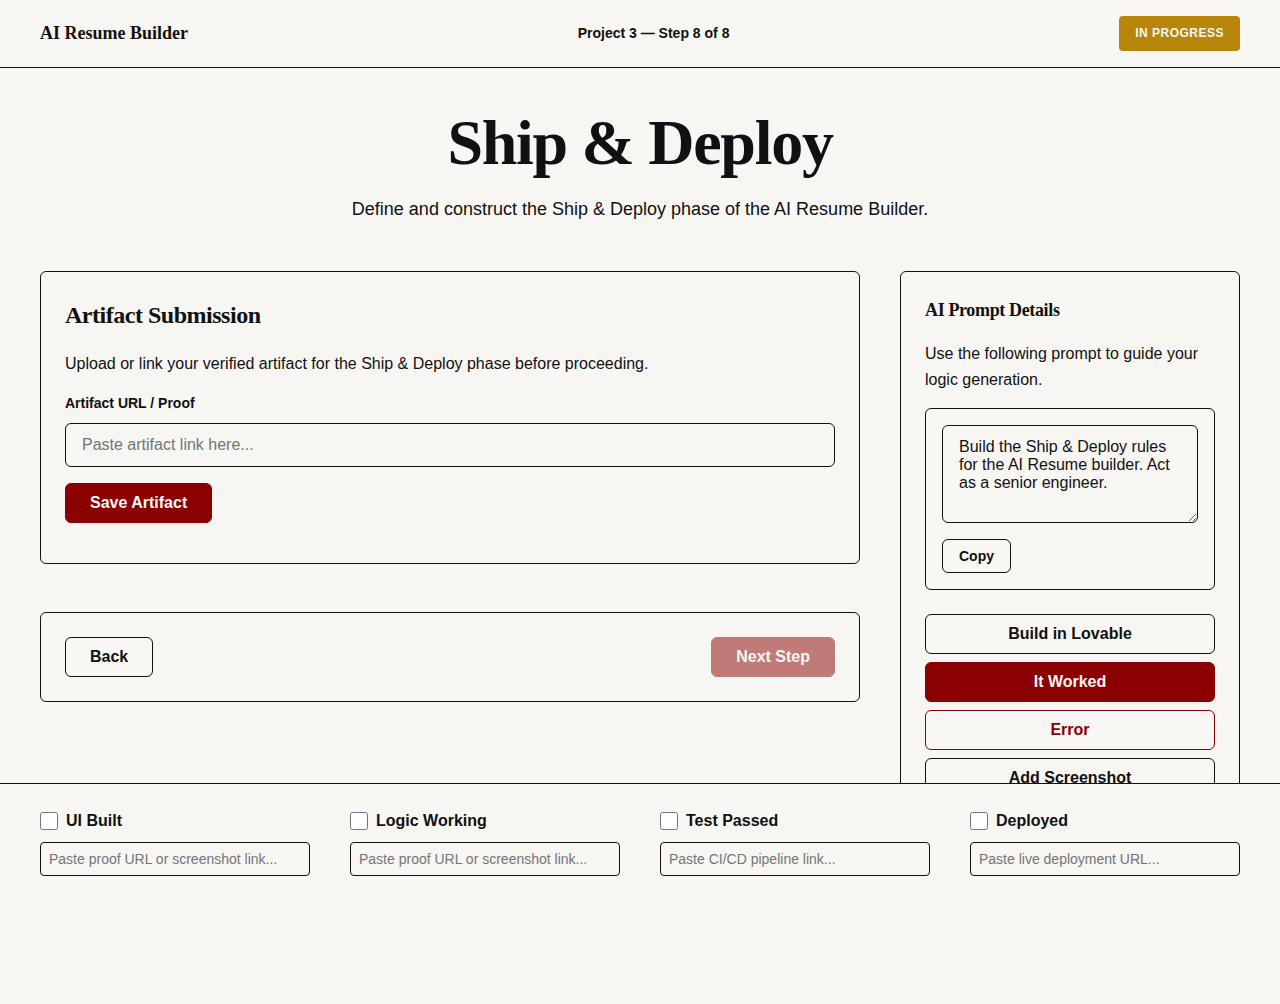
<file: AKASH PATIL/kodnest-build-system/rb/08-ship/index.html>
<!DOCTYPE html>
<html lang="en">
<head>
    <meta charset="UTF-8">
    <meta name="viewport" content="width=device-width, initial-scale=1.0">
    <title>AI Resume Builder - Ship & Deploy</title>
    <link rel="stylesheet" href="../../index.css">
    <style>
        .disabled-btn {
            opacity: 0.5;
            cursor: not-allowed !important;
        }
        .proof-data-item {
            margin-bottom: 8px;
            font-size: 14px;
        }
        .proof-status-dot {
            display: inline-block;
            width: 10px; height: 10px;
            border-radius: 50%;
            margin-right: 8px;
        }
        .status-done { background-color: var(--success-color); }
        .status-pending { background-color: var(--warning-color); }
    </style>
    <script>
        const CURRENT_STEP = 8;
        const IS_PROOF = false;
    </script>
</head>
<body>
    <div class="app-container">
        <!-- Top Bar -->
        <header class="top-bar">
            <div class="project-name">AI Resume Builder</div>
            <div class="progress-indicator">Project 3 — Step 8 of 8</div>
            <div class="status-badge status-in-progress">In Progress</div>
        </header>

        
        <!-- Context Header -->
        <section class="context-header">
            <h1>Ship & Deploy</h1>
            <p class="subtext">Define and construct the Ship & Deploy phase of the AI Resume Builder.</p>
        </section>

        <!-- Main Content Area -->
        <main class="main-content">
            <!-- Primary Workspace -->
            <div class="primary-workspace">
                <div class="card">
                    <h2>Artifact Submission</h2>
                    <p class="text-block">Upload or link your verified artifact for the Ship & Deploy phase before proceeding.</p>
                    
                    <div class="form-group">
                        <label for="artifact-input">Artifact URL / Proof</label>
                        <input type="text" id="artifact-input" placeholder="Paste artifact link here..." class="input-field">
                    </div>
                     <div class="form-group">
                        <button class="button button-primary" id="save-artifact-btn">Save Artifact</button>
                    </div>
                </div>

                <div class="card" style="margin-top: 24px; display: flex; justify-content: space-between;">
                    <button class="button button-secondary" onclick="window.location.href='../07-test/'" >Back</button>
                    <button class="button button-primary disabled-btn" id="next-step-btn" data-next="../proof/" disabled>Next Step</button>
                </div>
            </div>

            <!-- Secondary Panel -->
            <aside class="secondary-panel">
                <div class="panel-card">
                    <h3>AI Prompt Details</h3>
                    <p>Use the following prompt to guide your logic generation.</p>
                    
                    <div class="prompt-box">
                        <textarea class="input-field" rows="4" readonly>Build the Ship & Deploy rules for the AI Resume builder. Act as a senior engineer.</textarea>
                        <button class="button button-secondary button-small" onclick="navigator.clipboard.writeText('Build the Ship & Deploy rules for the AI Resume builder. Act as a senior engineer.')">Copy</button>
                    </div>

                    <div class="action-stack">
                        <button class="button button-secondary">Build in Lovable</button>
                        <button class="button button-primary">It Worked</button>
                        <button class="button button-secondary" style="border-color: var(--accent-color); color: var(--accent-color);">Error</button>
                        <button class="button button-secondary">Add Screenshot</button>
                    </div>
                </div>
            </aside>
        </main>
        
        <!-- Standard Proof Footer -->
        <footer class="proof-footer">
            <div class="proof-checklist">
                <div class="proof-item">
                    <label class="checkbox-container">
                        <input type="checkbox"> UI Built
                    </label>
                    <input type="text" class="proof-input" placeholder="Paste proof URL or screenshot link...">
                </div>
                <div class="proof-item">
                    <label class="checkbox-container">
                        <input type="checkbox"> Logic Working
                    </label>
                    <input type="text" class="proof-input" placeholder="Paste proof URL or screenshot link...">
                </div>
                <div class="proof-item">
                    <label class="checkbox-container">
                        <input type="checkbox"> Test Passed
                    </label>
                    <input type="text" class="proof-input" placeholder="Paste CI/CD pipeline link...">
                </div>
                <div class="proof-item">
                    <label class="checkbox-container">
                        <input type="checkbox"> Deployed
                    </label>
                    <input type="text" class="proof-input" placeholder="Paste live deployment URL...">
                </div>
            </div>
        </footer>
    

    </div>
    <script src="../app.js"></script>
</body>
</html>
</file>
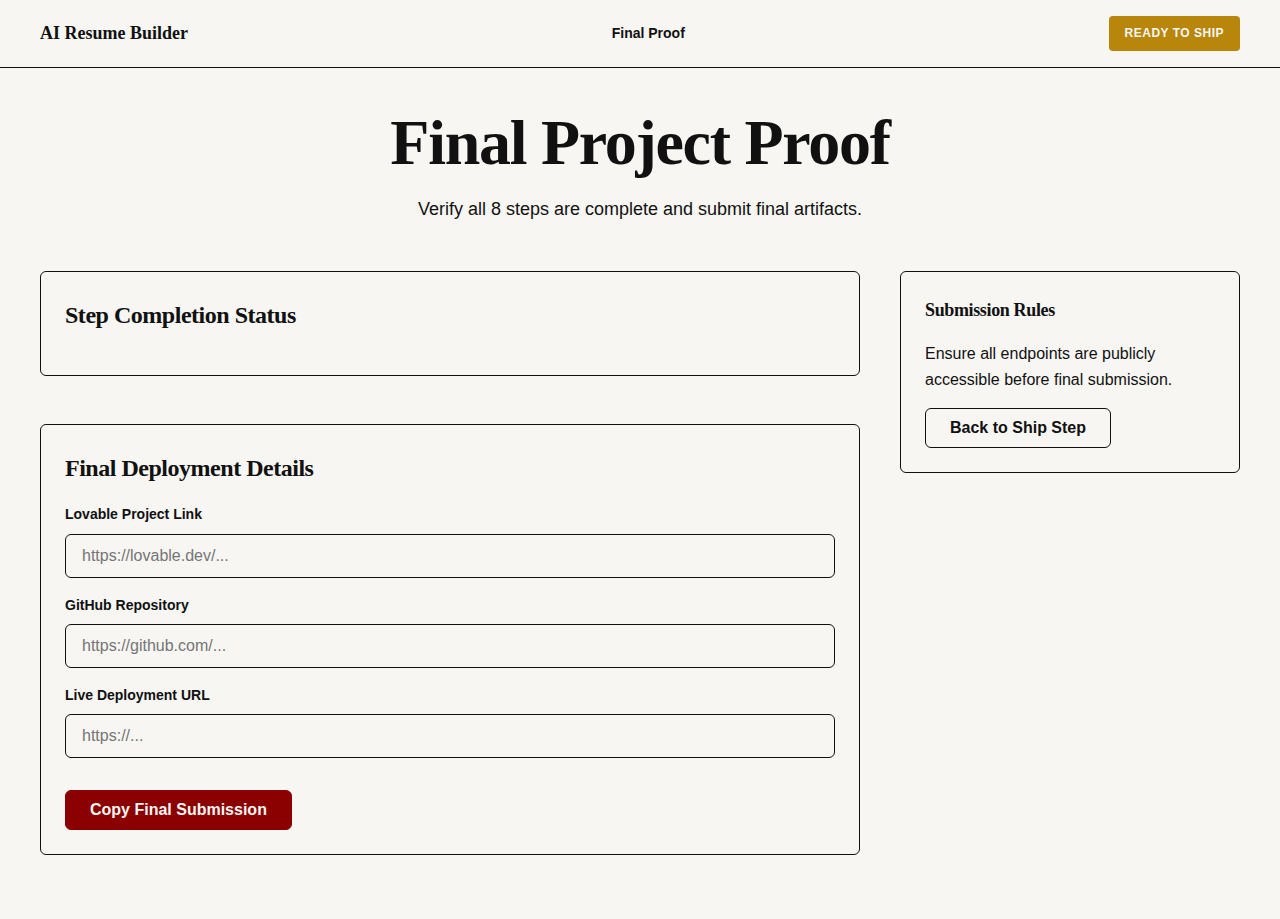
<file: AKASH PATIL/kodnest-build-system/rb/proof/index.html>
<!DOCTYPE html>
<html lang="en">
<head>
    <meta charset="UTF-8">
    <meta name="viewport" content="width=device-width, initial-scale=1.0">
    <title>AI Resume Builder - Final Proof</title>
    <link rel="stylesheet" href="../../index.css">
    <style>
        .disabled-btn {
            opacity: 0.5;
            cursor: not-allowed !important;
        }
        .proof-data-item {
            margin-bottom: 8px;
            font-size: 14px;
        }
        .proof-status-dot {
            display: inline-block;
            width: 10px; height: 10px;
            border-radius: 50%;
            margin-right: 8px;
        }
        .status-done { background-color: var(--success-color); }
        .status-pending { background-color: var(--warning-color); }
    </style>
    <script>
        const CURRENT_STEP = 9;
        const IS_PROOF = true;
    </script>
</head>
<body>
    <div class="app-container">
        <!-- Top Bar -->
        <header class="top-bar">
            <div class="project-name">AI Resume Builder</div>
            <div class="progress-indicator">Final Proof</div>
            <div class="status-badge status-in-progress">Ready to Ship</div>
        </header>

        
        <section class="context-header">
            <h1>Final Project Proof</h1>
            <p class="subtext">Verify all 8 steps are complete and submit final artifacts.</p>
        </section>

        <main class="main-content">
            <div class="primary-workspace">
                <div class="card">
                    <h2>Step Completion Status</h2>
                    <div id="proof-status-list">
                        <!-- Populated by JS -->
                    </div>
                </div>
                
                <div class="card" style="margin-top: 24px;">
                    <h2>Final Deployment Details</h2>
                    <div class="form-group">
                        <label>Lovable Project Link</label>
                        <input type="text" id="final-lovable-link" class="input-field" placeholder="https://lovable.dev/...">
                    </div>
                    <div class="form-group">
                        <label>GitHub Repository</label>
                        <input type="text" id="final-github-link" class="input-field" placeholder="https://github.com/...">
                    </div>
                    <div class="form-group">
                        <label>Live Deployment URL</label>
                        <input type="text" id="final-deploy-link" class="input-field" placeholder="https://...">
                    </div>
                    <button class="button button-primary" id="copy-final-btn" style="margin-top: 16px;">Copy Final Submission</button>
                </div>
            </div>
            
            <aside class="secondary-panel">
                <div class="panel-card">
                    <h3>Submission Rules</h3>
                    <p>Ensure all endpoints are publicly accessible before final submission.</p>
                    <button class="button button-secondary" onclick="window.location.href='../08-ship/'">Back to Ship Step</button>
                </div>
            </aside>
        </main>


    </div>
    <script src="../app.js"></script>
</body>
</html>
</file>
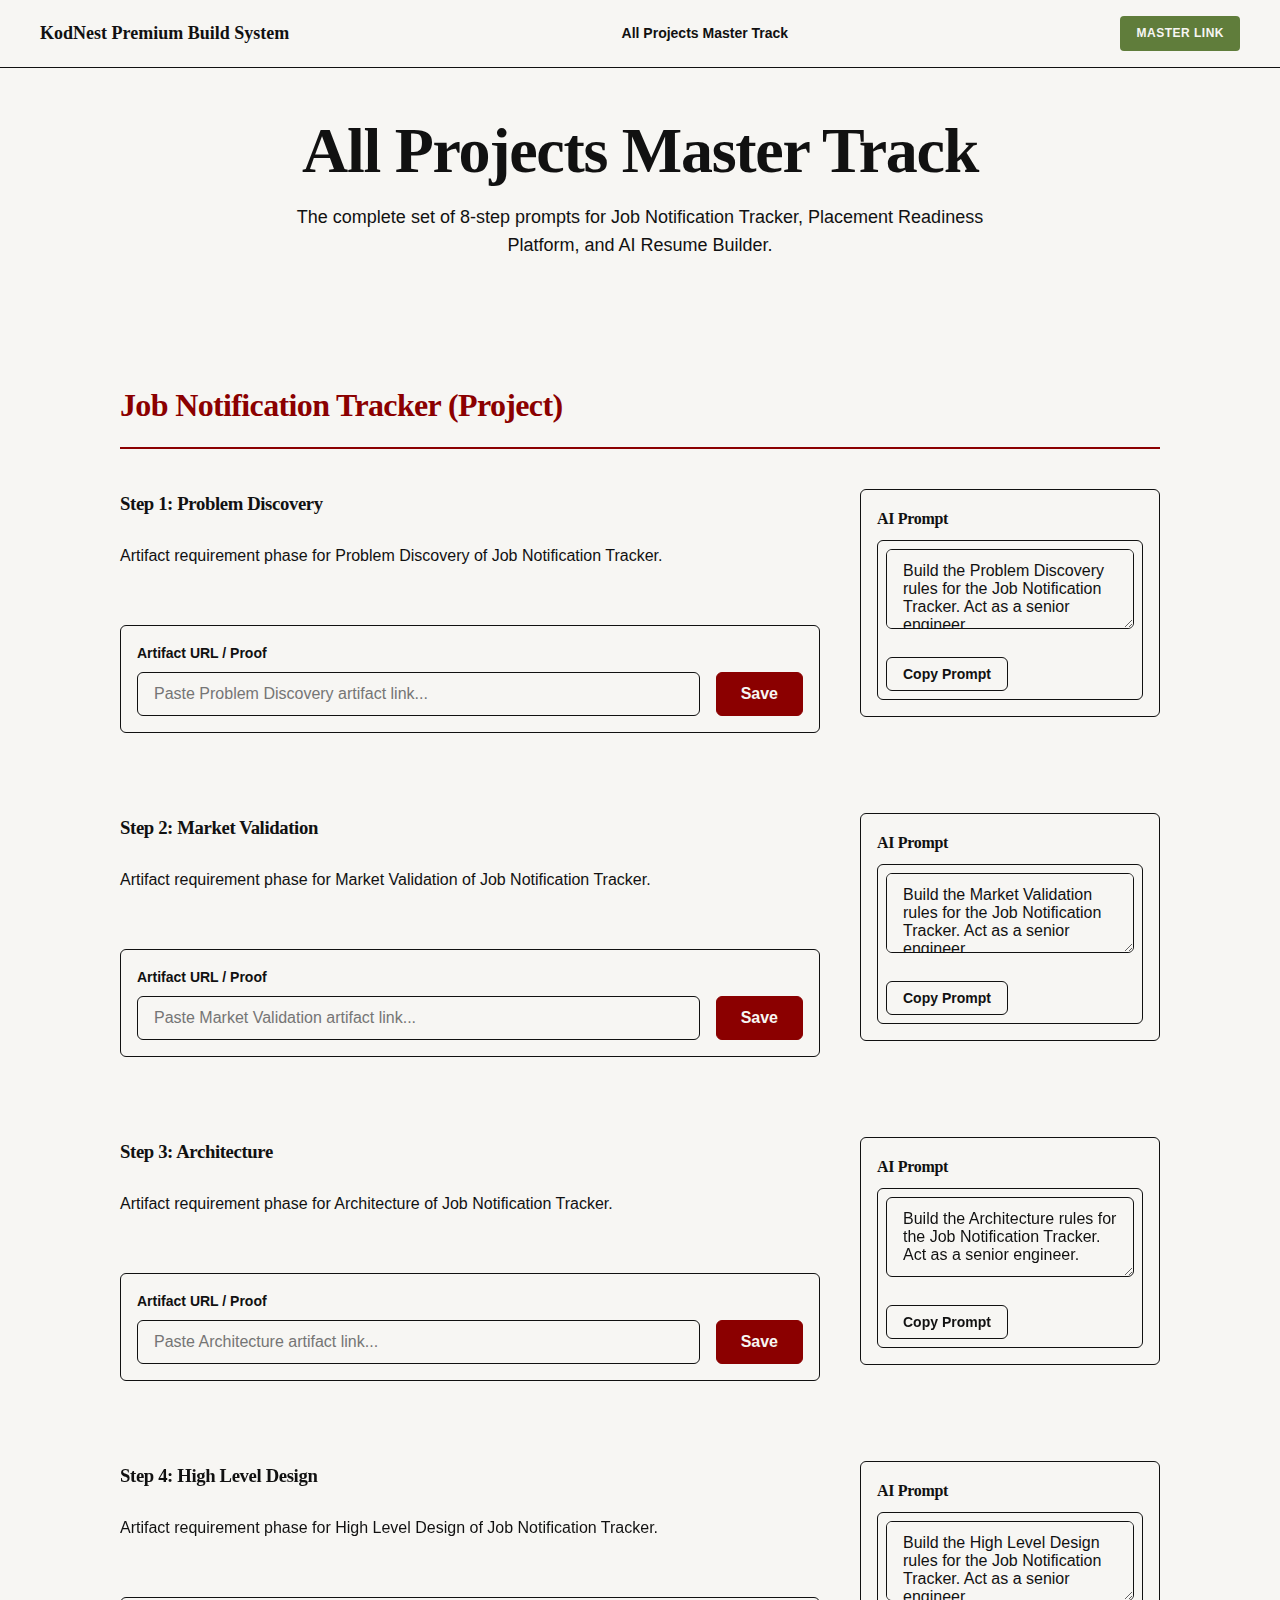
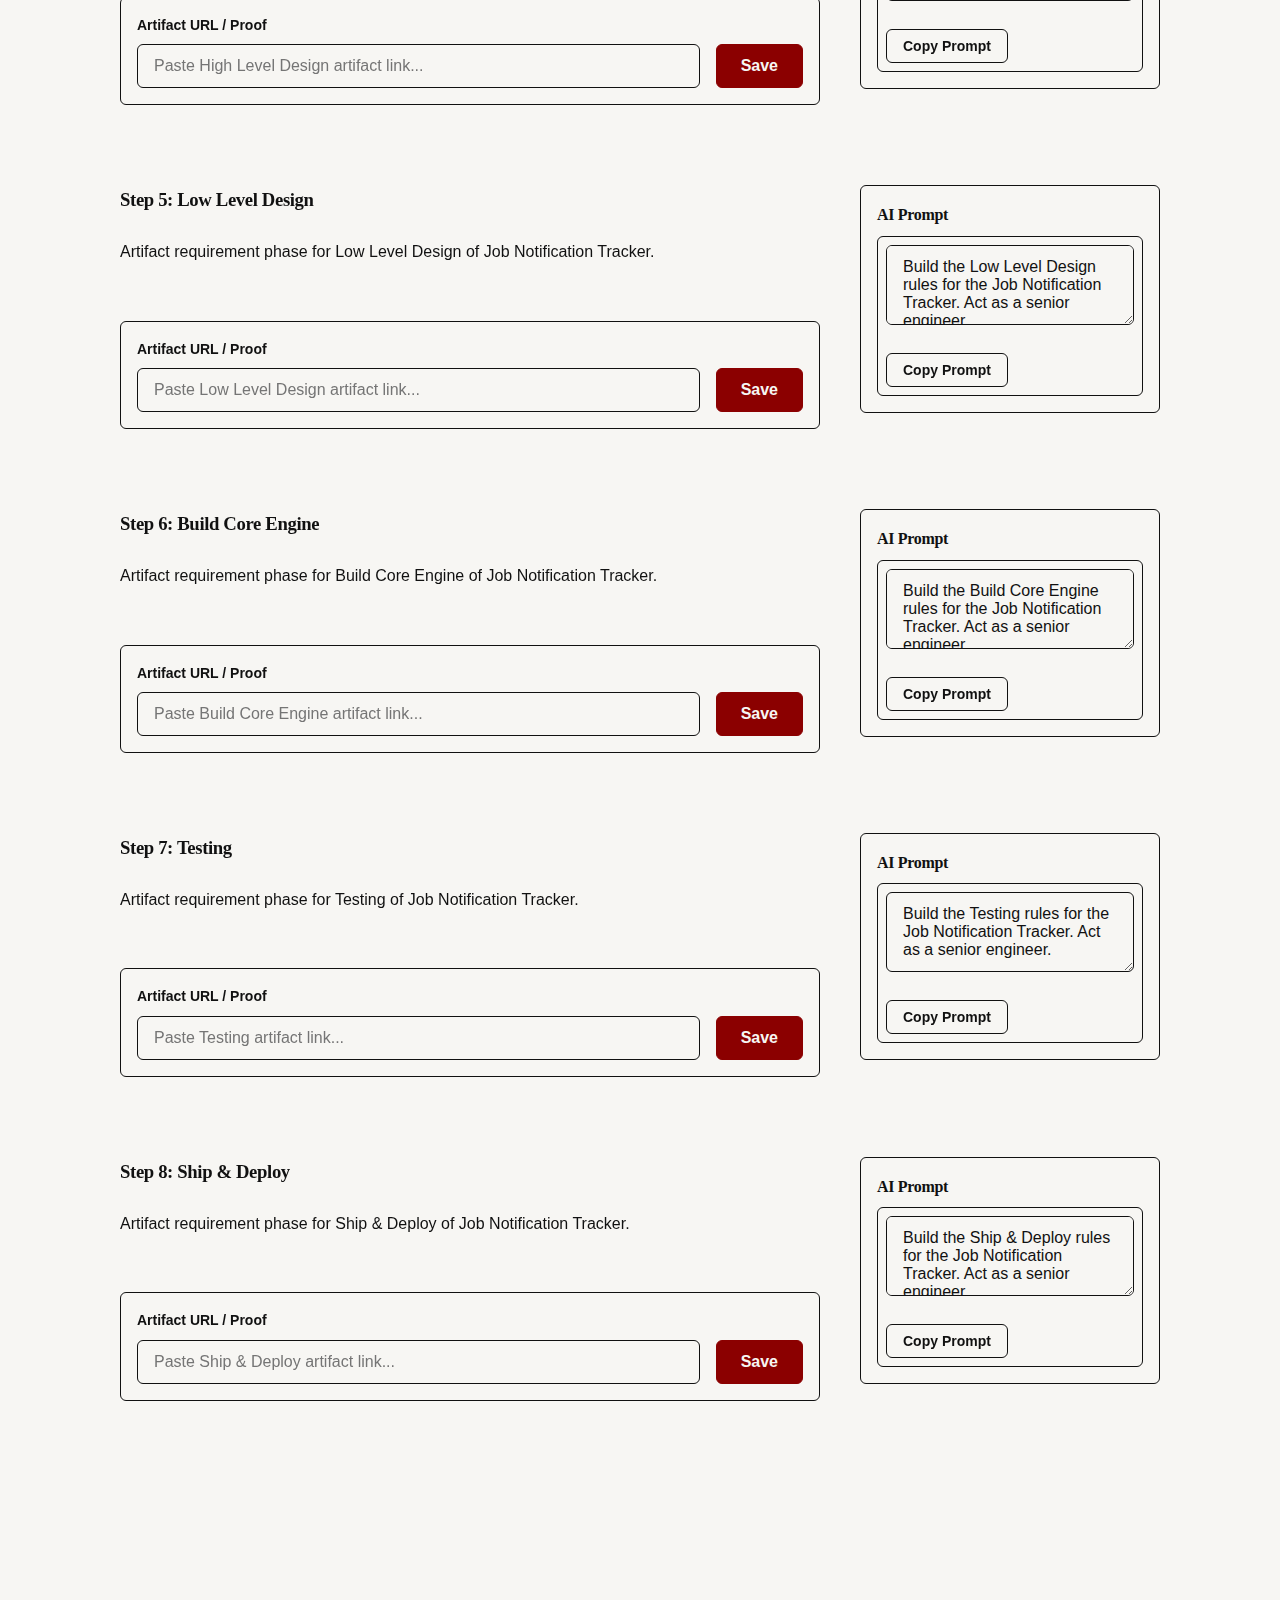
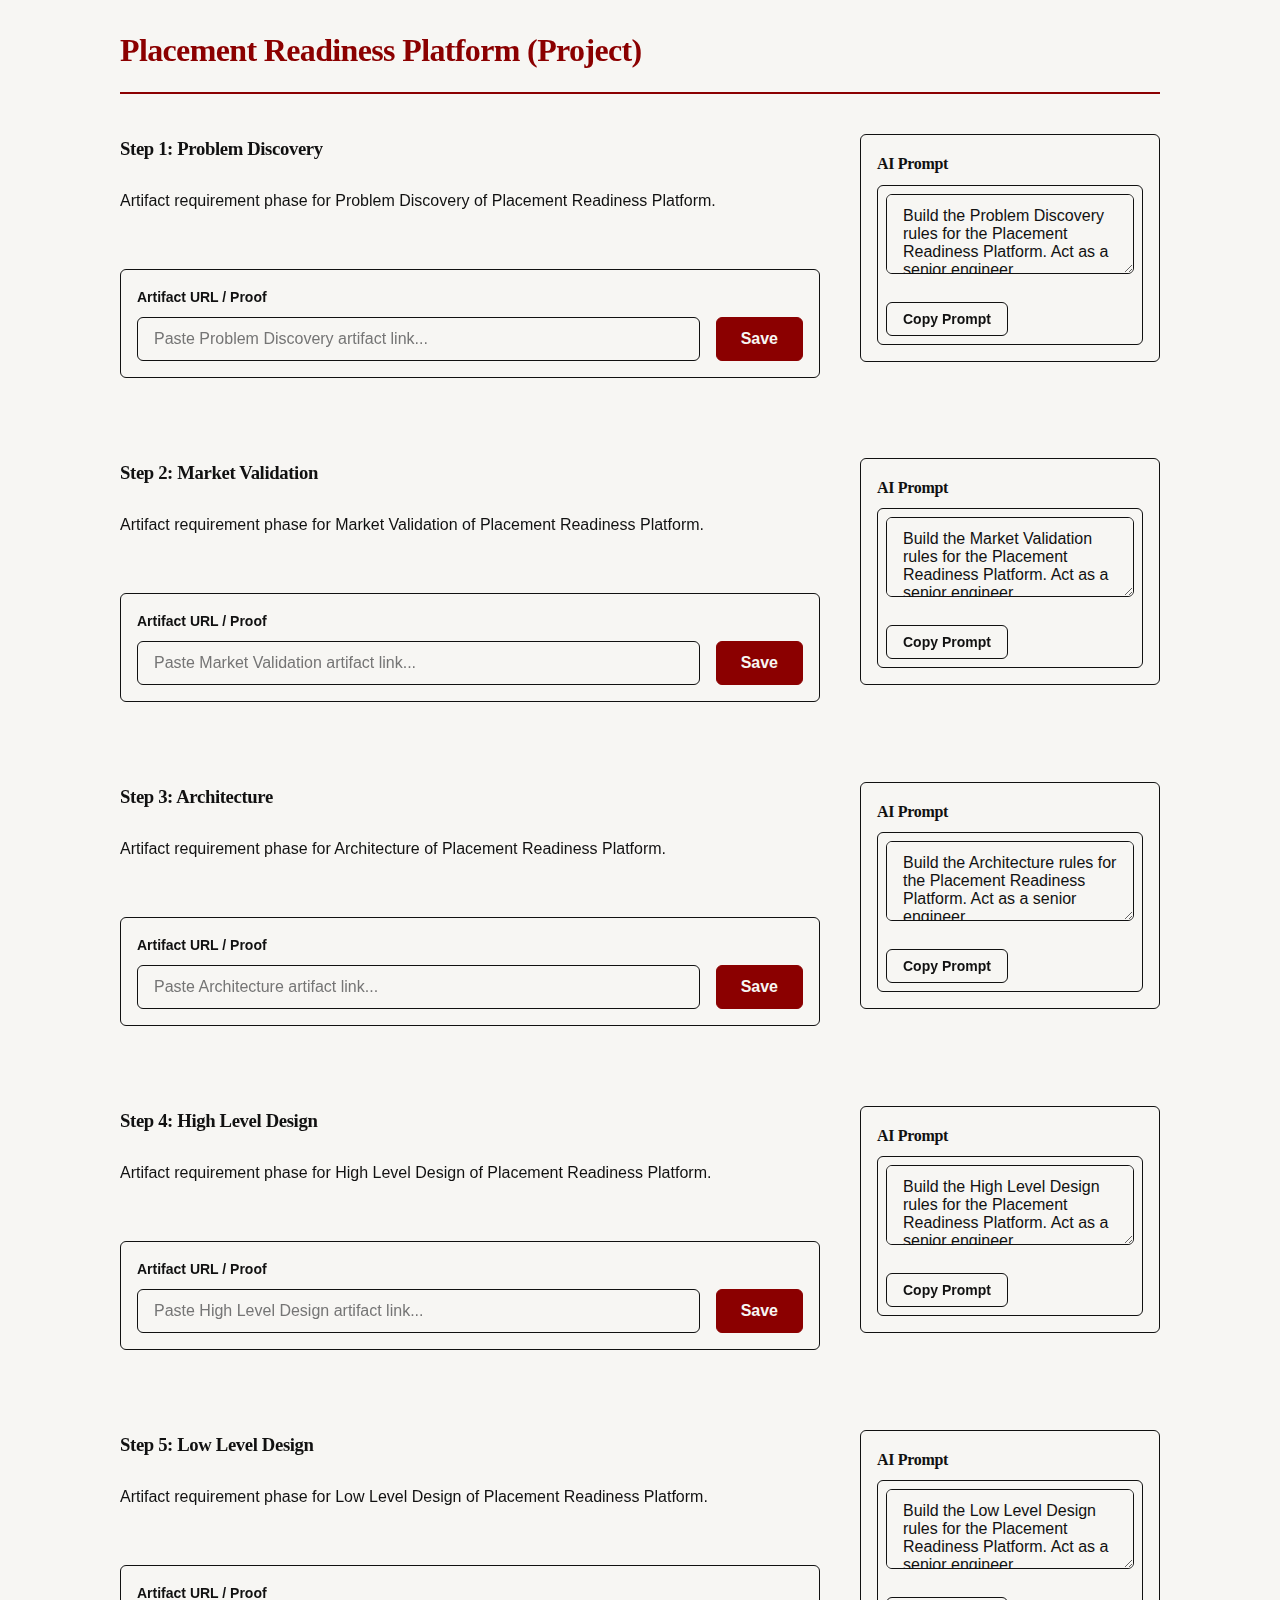
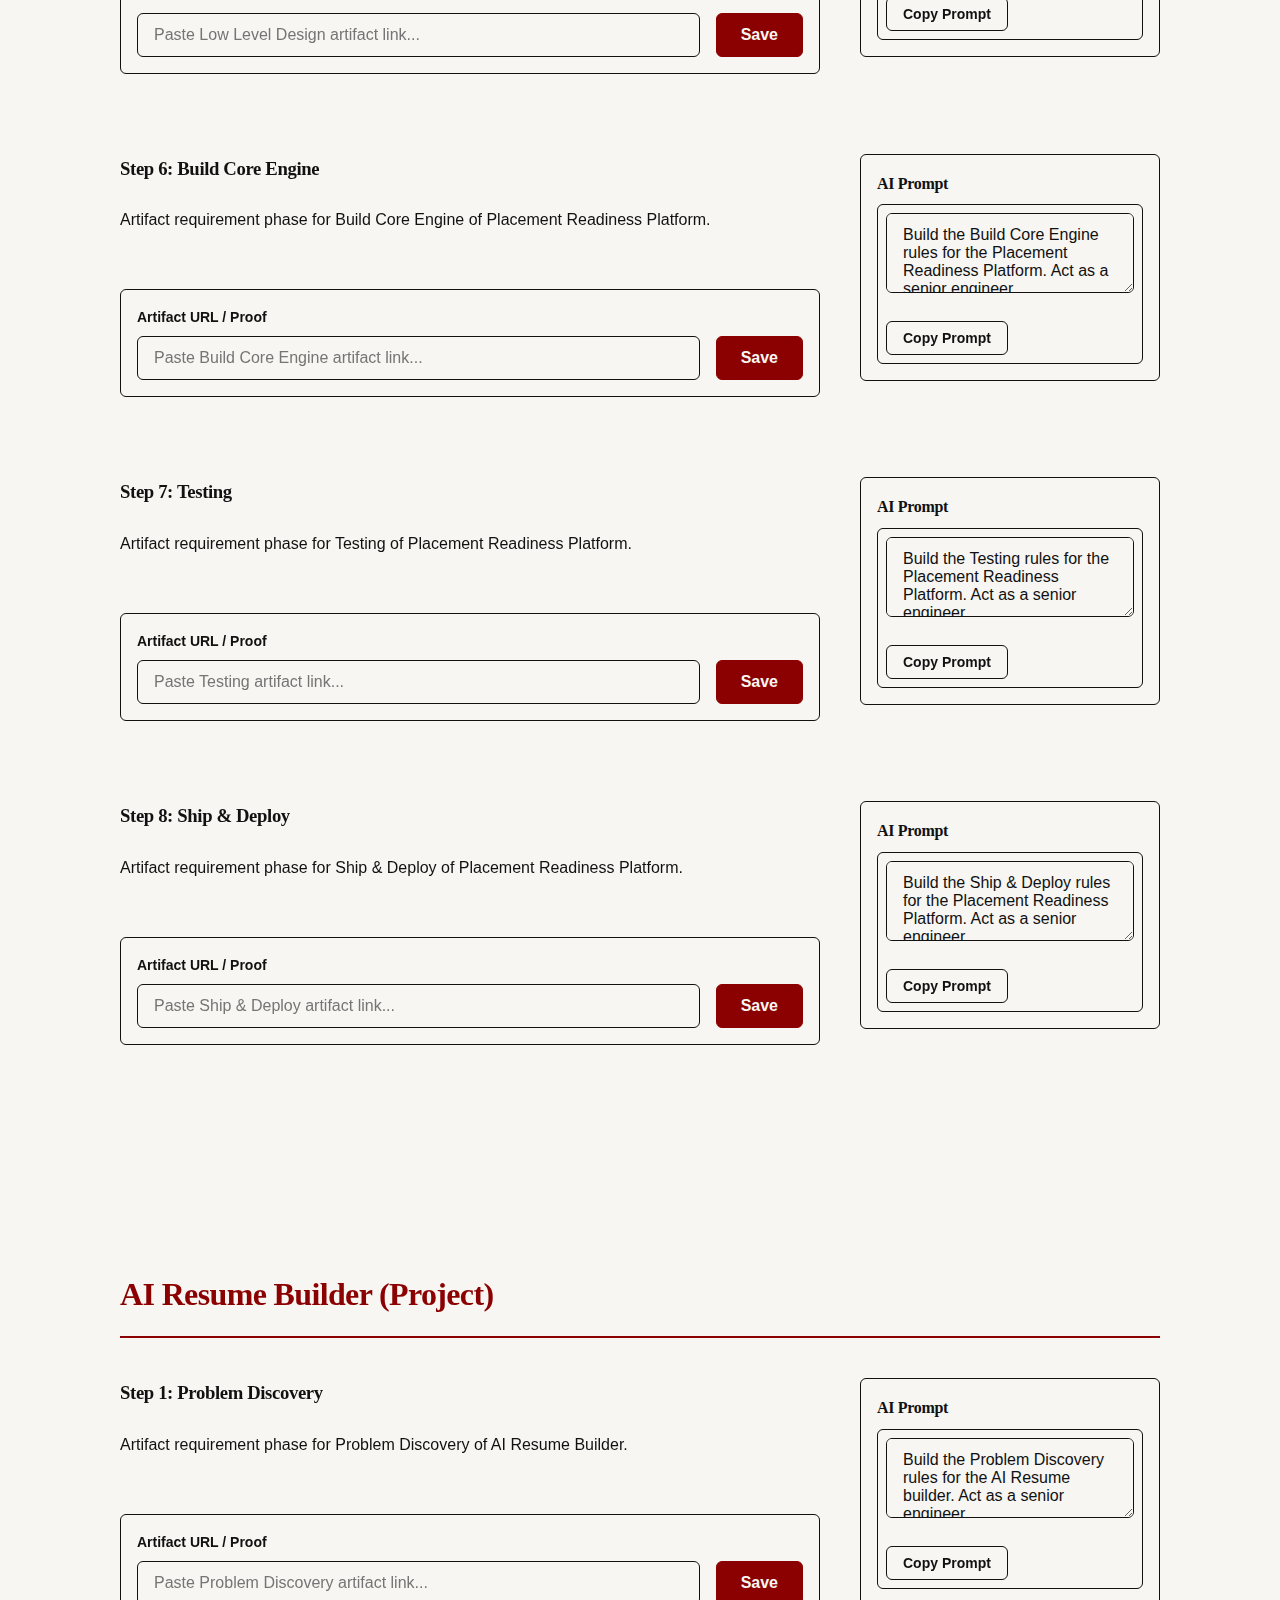
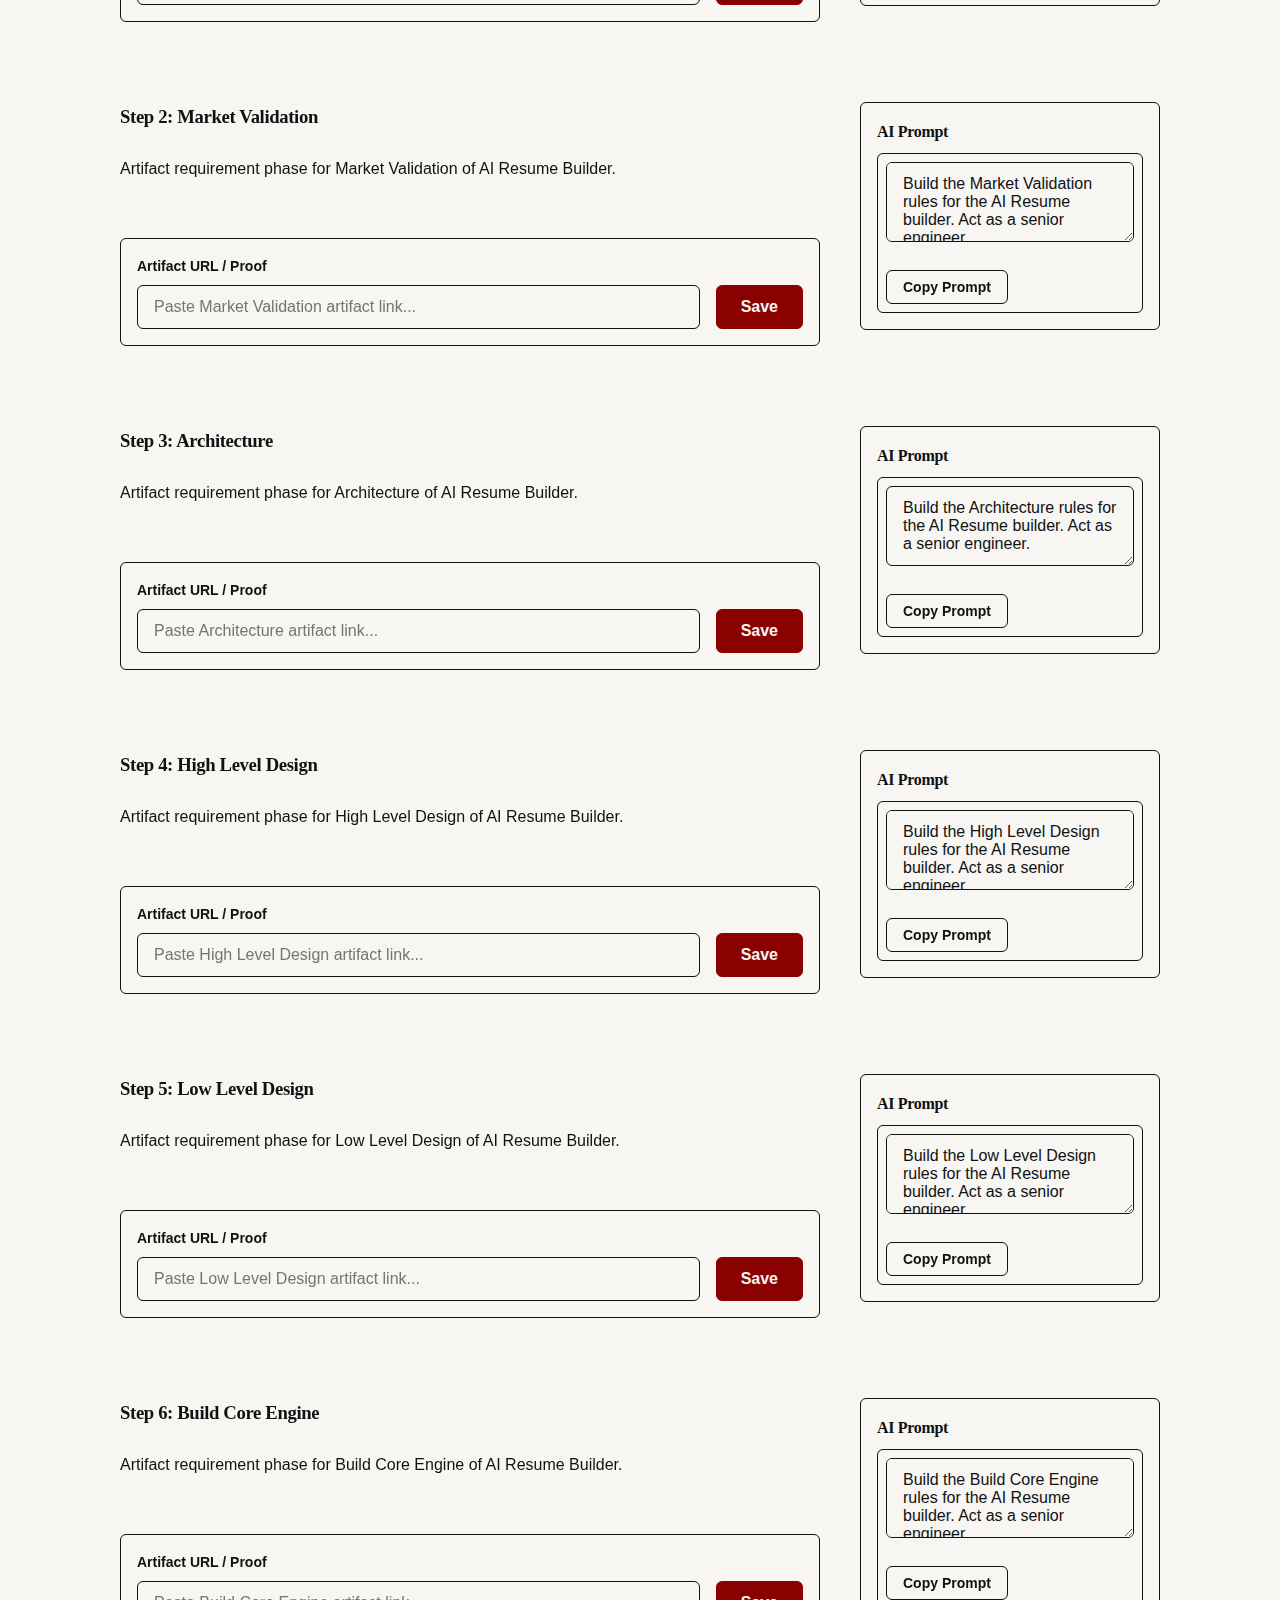
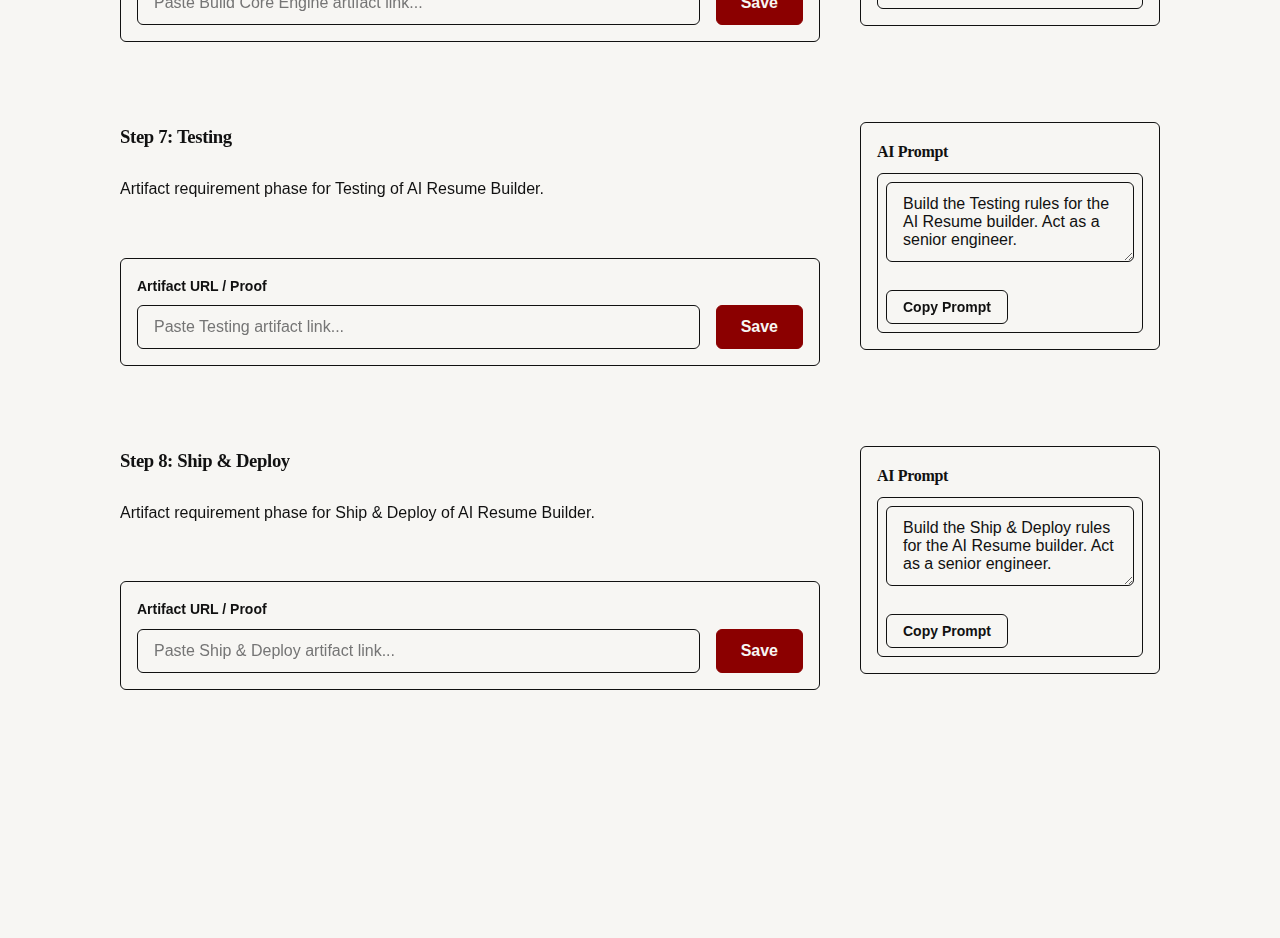
<file: AKASH PATIL/kodnest-build-system/all-projects.html>
<!DOCTYPE html>
<html lang="en">

<head>
    <meta charset="UTF-8">
    <meta name="viewport" content="width=device-width, initial-scale=1.0">
    <title>Master Project Prompts - KodNest Premium Build System</title>
    <link rel="stylesheet" href="index.css">
    <style>
        .project-section {
            background-color: var(--white);
            border-radius: var(--radius-md);
            padding: var(--space-40);
            margin-bottom: var(--space-64);
            border: 2px solid var(--border-color);
        }

        .project-header {
            border-bottom: 2px solid var(--accent-color);
            padding-bottom: var(--space-16);
            margin-bottom: var(--space-40);
        }

        .project-header h2 {
            font-size: 32px;
            color: var(--accent-color);
        }

        .step-container {
            margin-bottom: 40px;
            padding-bottom: 40px;
            border-bottom: 1px dashed var(--border-color);
        }

        .step-container:last-child {
            border-bottom: none;
        }

        .prompt-box {
            margin-top: 16px;
        }

        textarea.input-field {
            width: 100%;
            resize: vertical;
            margin-bottom: 12px;
        }
    </style>
</head>

<body>
    <div class="app-container">
        <!-- Top Bar -->
        <header class="top-bar" style="position: sticky; top: 0; z-index: 100;">
            <div class="project-name">KodNest Premium Build System</div>
            <div class="progress-indicator">All Projects Master Track</div>
            <div class="status-badge status-shipped">Master Link</div>
        </header>

        <!-- Main Content Area -->
        <main class="main-content" style="flex-direction: column; max-width: 1200px; margin: 0 auto; width: 100%;">

            <!-- Context Header -->
            <section class="context-header" style="padding: 24px 0 40px;">
                <h1>All Projects Master Track</h1>
                <p class="subtext">The complete set of 8-step prompts for Job Notification Tracker, Placement Readiness
                    Platform, and AI Resume Builder.</p>
            </section>

            <!-- Projects Generator -->
            <div id="projects-wrapper"></div>

        </main>
    </div>

    <script>
        const phases = [
            { step: 1, title: 'Problem Discovery' },
            { step: 2, title: 'Market Validation' },
            { step: 3, title: 'Architecture' },
            { step: 4, title: 'High Level Design' },
            { step: 5, title: 'Low Level Design' },
            { step: 6, title: 'Build Core Engine' },
            { step: 7, title: 'Testing' },
            { step: 8, title: 'Ship & Deploy' }
        ];

        const projects = [
            { id: 'jnt', name: 'Job Notification Tracker', short: 'Job Notification Tracker' },
            { id: 'prp', name: 'Placement Readiness Platform', short: 'Placement Readiness Platform' },
            { id: 'arb', name: 'AI Resume Builder', short: 'AI Resume builder' }
        ];

        const wrapper = document.getElementById('projects-wrapper');

        projects.forEach(p => {
            let projectHtml = `
                <div class="project-section" id="proj-${p.id}">
                    <div class="project-header">
                        <h2>${p.name} (Project)</h2>
                    </div>
            `;

            phases.forEach(r => {
                const promptText = `Build the ${r.title} rules for the ${p.short}. Act as a senior engineer.`;

                projectHtml += `
                    <div class="step-container">
                        <div style="display: flex; gap: 40px;">
                            <div class="primary-workspace" style="flex: 7;">
                                <h3>Step ${r.step}: ${r.title}</h3>
                                <p class="text-block">Artifact requirement phase for ${r.title} of ${p.name}.</p>
                                
                                <div class="card" style="margin-top: 16px; padding: 16px;">
                                    <div class="form-group" style="margin-bottom: 0;">
                                        <label>Artifact URL / Proof</label>
                                        <div style="display:flex; gap: 16px;">
                                            <input type="text" class="input-field" placeholder="Paste ${r.title} artifact link...">
                                            <button class="button button-primary" style="white-space:nowrap;">Save</button>
                                        </div>
                                    </div>
                                </div>
                            </div>

                            <div class="secondary-panel" style="flex: 3;">
                                <div class="panel-card" style="padding: 16px;">
                                    <h4 style="margin-bottom: 8px;">AI Prompt</h4>
                                    <div class="prompt-box" style="margin-top: 0; padding: 8px;">
                                        <textarea class="input-field" rows="3" readonly>${promptText}</textarea>
                                        <button class="button button-secondary button-small copy-btn" data-txt="${promptText}">Copy Prompt</button>
                                    </div>
                                </div>
                            </div>
                        </div>
                    </div>
                `;
            });

            projectHtml += `</div>`;
            wrapper.innerHTML += projectHtml;
        });

        // Copy functionality
        document.querySelectorAll('.copy-btn').forEach(btn => {
            btn.addEventListener('click', (e) => {
                const txt = e.target.getAttribute('data-txt');
                navigator.clipboard.writeText(txt).then(() => {
                    const original = e.target.innerText;
                    e.target.innerText = 'Copied!';
                    setTimeout(() => e.target.innerText = original, 2000);
                });
            });
        });
    </script>
</body>

</html>
</file>
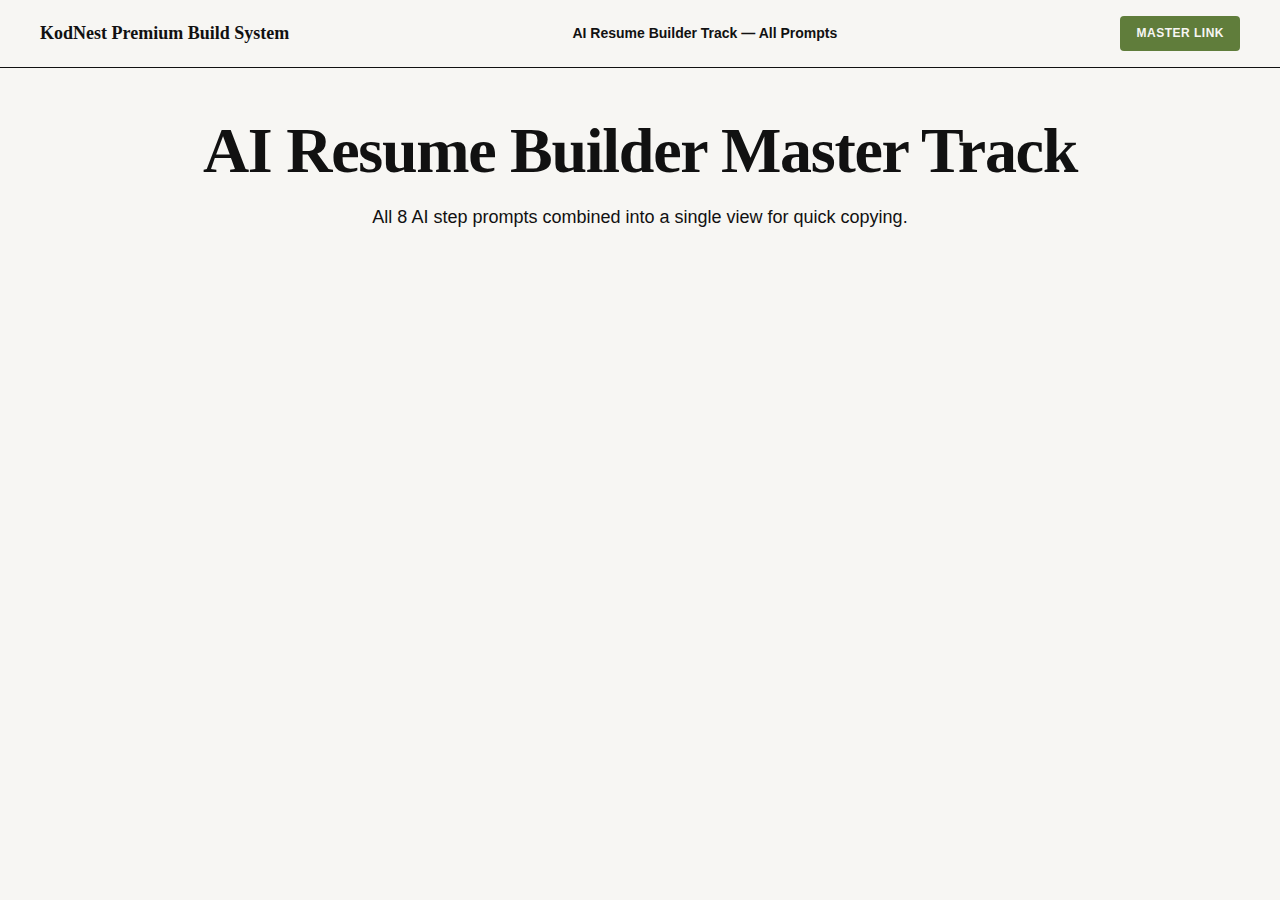
<file: AKASH PATIL/kodnest-build-system/rb/all-steps.html>
<!DOCTYPE html>
<html lang="en">

<head>
    <meta charset="UTF-8">
    <meta name="viewport" content="width=device-width, initial-scale=1.0">
    <title>AI Resume Builder - All Steps</title>
    <link rel="stylesheet" href="../index.css">
    <style>
        .step-container {
            margin-bottom: 64px;
            padding-bottom: 64px;
            border-bottom: 2px dashed var(--border-color);
        }

        .step-container:last-child {
            border-bottom: none;
        }

        .prompt-box {
            margin-top: 16px;
        }

        textarea.input-field {
            width: 100%;
            resize: vertical;
            margin-bottom: 12px;
        }
    </style>
</head>

<body>
    <div class="app-container">
        <!-- Top Bar -->
        <header class="top-bar" style="position: sticky; top: 0; z-index: 100;">
            <div class="project-name">KodNest Premium Build System</div>
            <div class="progress-indicator">AI Resume Builder Track — All Prompts</div>
            <div class="status-badge status-shipped">Master Link</div>
        </header>

        <!-- Main Content Area -->
        <main class="main-content" style="flex-direction: column; max-width: 1200px; margin: 0 auto; width: 100%;">

            <!-- Context Header -->
            <section class="context-header" style="padding: 24px 0 40px;">
                <h1>AI Resume Builder Master Track</h1>
                <p class="subtext">All 8 AI step prompts combined into a single view for quick copying.</p>
            </section>

            <!-- Steps Generator -->
            <div id="steps-wrapper"></div>

        </main>
    </div>

    <script>
        const routes = [
            { id: '01-problem', step: 1, title: 'Problem Discovery' },
            { id: '02-market', step: 2, title: 'Market Validation' },
            { id: '03-architecture', step: 3, title: 'Architecture' },
            { id: '04-hld', step: 4, title: 'High Level Design' },
            { id: '05-lld', step: 5, title: 'Low Level Design' },
            { id: '06-build', step: 6, title: 'Build Core Engine' },
            { id: '07-test', step: 7, title: 'Testing' },
            { id: '08-ship', step: 8, title: 'Ship & Deploy' }
        ];

        const wrapper = document.getElementById('steps-wrapper');

        routes.forEach(r => {
            const promptText = \`Build the \${r.title} rules for the AI Resume builder. Act as a senior engineer.\`;
            
            const html = \`
                <div class="step-container" id="\${r.id}">
                    <div style="display: flex; gap: 40px;">
                        <div class="primary-workspace" style="flex: 7;">
                            <h2>Step \${r.step}: \${r.title}</h2>
                            <p class="text-block">Artifact requirement phase for \${r.title}.</p>
                            
                            <div class="card" style="margin-top: 24px;">
                                <div class="form-group">
                                    <label>Artifact URL / Proof</label>
                                    <input type="text" class="input-field" placeholder="Paste \${r.title} artifact link here...">
                                </div>
                                <button class="button button-primary">Save Step \${r.step}</button>
                            </div>
                        </div>

                        <div class="secondary-panel" style="flex: 3;">
                            <div class="panel-card">
                                <h3>AI Prompt Details</h3>
                                <div class="prompt-box">
                                    <textarea class="input-field prompt-ta-\${r.step}" rows="4" readonly>\${promptText}</textarea>
                                    <button class="button button-secondary button-small copy-btn" data-txt="\${promptText}">Copy Prompt</button>
                                </div>
                                <div class="action-stack" style="margin-top:24px;">
                                    <button class="button button-secondary">Build in Lovable</button>
                                </div>
                            </div>
                        </div>
                    </div>
                </div>
            \`;
            wrapper.innerHTML += html;
        });

        // Copy functionality
        document.querySelectorAll('.copy-btn').forEach(btn => {
            btn.addEventListener('click', (e) => {
                const txt = e.target.getAttribute('data-txt');
                navigator.clipboard.writeText(txt).then(() => {
                    const original = e.target.innerText;
                    e.target.innerText = 'Copied!';
                    setTimeout(() => e.target.innerText = original, 2000);
                });
            });
        });
    </script>
</body>

</html>
</file>
<file: AKASH PATIL/kodnest-build-system/index.css>
/* KodNest Premium Build System */

/* 
Color Mapping (strictly minimal):
Background: #F7F6F3
Primary text & Borders & Secondary Buttons: #111111
Accent (Primary Buttons, Focus states, Highlights): #8B0000
Success/Shipped: #607D3B (muted green)
Warning/In Progress: #B8860B (muted amber)
*/

:root {
    /* Color System */
    --bg-color: #F7F6F3;
    --text-primary: #111111;
    --accent-color: #8B0000;
    --success-color: #607D3B;
    --warning-color: #B8860B;

    /* Typography */
    --font-heading: 'Playfair Display', serif;
    --font-body: 'Inter', sans-serif;

    /* Spacing Scale */
    --space-8: 8px;
    --space-16: 16px;
    --space-24: 24px;
    --space-40: 40px;
    --space-64: 64px;

    /* Radii */
    --radius-sm: 4px;
    --radius-md: 6px;

    /* Transitions */
    --transition-fast: 150ms ease-in-out;
    --transition-base: 200ms ease-in-out;
}

/* Reset & Base Styles */
* {
    box-sizing: border-box;
    margin: 0;
    padding: 0;
}

body {
    background-color: var(--bg-color);
    color: var(--text-primary);
    font-family: var(--font-body);
    font-size: 16px;
    line-height: 1.6;
    -webkit-font-smoothing: antialiased;
}

h1,
h2,
h3,
h4,
h5,
h6 {
    font-family: var(--font-heading);
    color: var(--text-primary);
    font-weight: 600;
    letter-spacing: -0.02em;
}

/* Text Restrictions */
.text-block,
p {
    max-width: 720px;
    margin-bottom: var(--space-16);
}

/* App Container */
.app-container {
    display: flex;
    flex-direction: column;
    min-height: 100vh;
}

/* Top Bar */
.top-bar {
    display: flex;
    justify-content: space-between;
    align-items: center;
    padding: var(--space-16) var(--space-40);
    border-bottom: 1px solid var(--text-primary);
    background-color: var(--bg-color);
}

.project-name {
    font-family: var(--font-heading);
    font-weight: 700;
    font-size: 18px;
}

.progress-indicator {
    font-size: 14px;
    font-weight: 600;
}

.status-badge {
    padding: var(--space-8) var(--space-16);
    border-radius: var(--radius-sm);
    font-size: 12px;
    font-weight: 600;
    text-transform: uppercase;
    letter-spacing: 0.5px;
    color: var(--bg-color);
}

.status-in-progress {
    background-color: var(--warning-color);
}

.status-shipped {
    background-color: var(--success-color);
}

/* Context Header */
.context-header {
    padding: var(--space-40) var(--space-40) var(--space-24);
    text-align: center;
}

.context-header h1 {
    font-size: 64px;
    margin-bottom: var(--space-16);
    line-height: 1.1;
}

.context-header .subtext {
    font-size: 18px;
    margin: 0 auto;
}

/* Main Content Area */
.main-content {
    display: flex;
    flex: 1;
    padding: var(--space-24) var(--space-40) var(--space-64);
    gap: var(--space-40);
}

/* Primary Workspace */
.primary-workspace {
    flex: 0 0 calc(70% - 20px);
    display: flex;
    flex-direction: column;
    gap: var(--space-24);
}

/* Secondary Panel */
.secondary-panel {
    flex: 0 0 calc(30% - 20px);
}

/* Cards */
.card,
.panel-card {
    background-color: var(--bg-color);
    border: 1px solid var(--text-primary);
    border-radius: var(--radius-md);
    padding: var(--space-24);
}

.card h2 {
    font-size: 24px;
    margin-bottom: var(--space-16);
}

.card h3,
.panel-card h3 {
    font-size: 18px;
    margin-bottom: var(--space-16);
}

/* Forms & Inputs */
.form-group {
    margin-bottom: var(--space-16);
}

.form-group label {
    display: block;
    margin-bottom: var(--space-8);
    font-weight: 600;
    font-size: 14px;
}

.input-field {
    width: 100%;
    padding: 12px var(--space-16);
    border: 1px solid var(--text-primary);
    border-radius: var(--radius-md);
    background-color: var(--bg-color);
    color: var(--text-primary);
    font-family: var(--font-body);
    font-size: 16px;
    transition: border-color var(--transition-fast);
}

.input-field:focus {
    outline: none;
    border-color: var(--accent-color);
    border-width: 2px;
    padding: 11px 15px;
    /* Adjust padding to compensate for thicker border */
}

/* Buttons */
.button {
    display: inline-flex;
    align-items: center;
    justify-content: center;
    padding: 10px var(--space-24);
    font-family: var(--font-body);
    font-size: 16px;
    font-weight: 600;
    border-radius: var(--radius-md);
    cursor: pointer;
    transition: background-color var(--transition-base), color var(--transition-base), border-color var(--transition-base);
    text-align: center;
}

.button-small {
    padding: var(--space-8) var(--space-16);
    font-size: 14px;
}

.button-primary {
    background-color: var(--accent-color);
    color: var(--bg-color);
    border: 1px solid var(--accent-color);
}

.button-primary:hover {
    background-color: var(--bg-color);
    color: var(--accent-color);
}

.button-secondary {
    background-color: transparent;
    color: var(--text-primary);
    border: 1px solid var(--text-primary);
}

.button-secondary:hover {
    background-color: var(--text-primary);
    color: var(--bg-color);
}

/* Action Stack */
.action-stack {
    display: flex;
    flex-direction: column;
    gap: var(--space-8);
    margin-top: var(--space-24);
}

/* Prompt Box */
.prompt-box {
    background-color: var(--bg-color);
    border: 1px solid var(--text-primary);
    border-radius: var(--radius-md);
    padding: var(--space-16);
    display: flex;
    flex-direction: column;
    gap: var(--space-16);
    align-items: flex-start;
}

.prompt-text {
    font-family: monospace;
    font-size: 14px;
    color: var(--text-primary);
}

/* States */
.error-state {
    border: 2px solid var(--accent-color);
}

.empty-state {
    text-align: center;
    padding: var(--space-40) var(--space-24);
    border: 1px dashed var(--text-primary);
}

/* Proof Footer */
.proof-footer {
    position: sticky;
    bottom: 0;
    background-color: var(--bg-color);
    border-top: 1px solid var(--text-primary);
    padding: var(--space-24) var(--space-40);
    z-index: 10;
}

.proof-checklist {
    display: flex;
    justify-content: space-between;
    gap: var(--space-40);
}

.proof-item {
    display: flex;
    flex-direction: column;
    gap: var(--space-8);
    flex: 1;
}

.checkbox-container {
    display: flex;
    align-items: center;
    gap: var(--space-8);
    font-weight: 600;
    cursor: pointer;
}

.checkbox-container input[type="checkbox"] {
    width: 18px;
    height: 18px;
    accent-color: var(--text-primary);
    cursor: pointer;
}

.proof-input {
    width: 100%;
    padding: var(--space-8);
    border: 1px solid var(--text-primary);
    border-radius: var(--radius-sm);
    background-color: var(--bg-color);
    color: var(--text-primary);
    font-family: var(--font-body);
    font-size: 14px;
    transition: border-color var(--transition-fast);
}

.proof-input:focus {
    outline: none;
    border-color: var(--accent-color);
}
</file>
